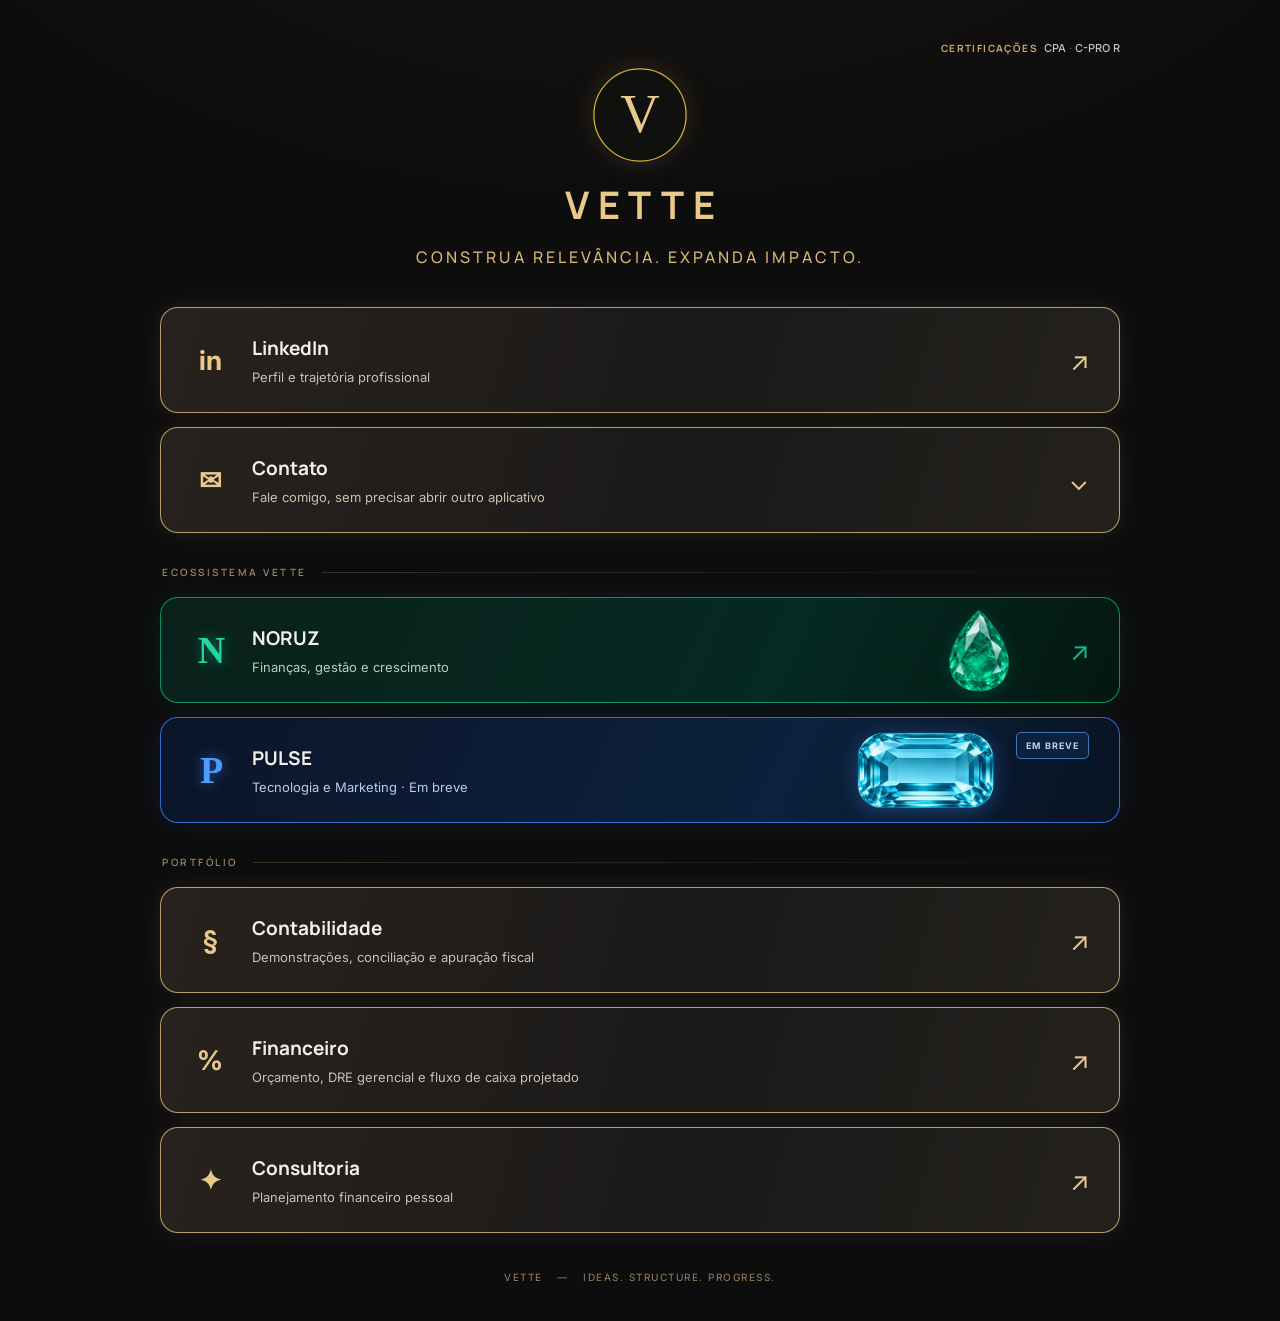
<file: index.html>
<!doctype html><html lang="pt-BR"><head><meta charset="utf-8"><meta name="viewport" content="width=device-width,initial-scale=1"><meta name="theme-color" content="#0d0d0e"><meta name="description" content="Construa relevância. Expanda impacto. Conheça minhas conexões, ideias e empreendimentos."><meta property="og:title" content="VETTE — Construa relevância. Expanda impacto."><meta property="og:site_name" content="VETTE"><meta property="og:url" content="https://vetteco.github.io/vette-hub/"><meta property="og:description" content="Conheça minhas conexões, ideias e empreendimentos."><meta name="twitter:card" content="summary"><meta property="og:type" content="website"><link rel="icon" href="assets/vette.svg" type="image/svg+xml"><link rel="preconnect" href="https://fonts.googleapis.com"><link rel="preconnect" href="https://fonts.gstatic.com" crossorigin><link href="https://fonts.googleapis.com/css2?family=Manrope:wght@400;500;600;700&family=Inter:wght@400;500;600&display=swap" rel="stylesheet"><link rel="stylesheet" href="styles.css?v=2"><script src="app.js?v=2" defer></script><title>VETTE — Construa relevância. Expanda impacto.</title><style>.certs{text-align:right;margin:2px 0 10px;font:500 11px Inter,Arial,sans-serif;color:#8f8a80;line-height:1.5}.certs .label{font:700 10px Manrope,Arial,sans-serif;letter-spacing:.14em;text-transform:uppercase;color:#c9a86a;margin-right:6px}.certs .item{color:#c9c2b4}.certs .sep{color:#6b655c}</style></head><body><main class="shell"><section class="certs" aria-label="Certificações"><span class="label">Certificações</span><span class="item">CPA</span><span class="sep"> · </span><span class="item">C-PRO R</span></section><header class="identity"><img src="assets/vette.svg" width="100" height="100" alt="Monograma VETTE"><h1>VETTE</h1><p>CONSTRUA RELEVÂNCIA. EXPANDA IMPACTO.</p></header><nav aria-label="Conexões VETTE" class="links"><a class="card gold" href="https://www.linkedin.com/in/mateus-vette" target="_blank" rel="noopener noreferrer"><span class="icon">in</span><span class="copy"><strong>LinkedIn</strong><small>Perfil e trajetória profissional</small></span><span class="arrow" aria-hidden="true">↗</span></a><details class="contact-disclosure"><summary class="card gold"><span class="icon" aria-hidden="true">✉</span><span class="copy"><strong>Contato</strong><small>Fale comigo, sem precisar abrir outro aplicativo</small></span><span class="arrow chevron" aria-hidden="true">⌄</span></summary><div class="contact-panel"><p class="contact-heading">Vamos conversar?</p><p class="contact-description">Este é meu endereço de e-mail para contato direto.</p><div class="contact-row"><span class="contact-email" id="contact-email">mateusvettec@gmail.com</span><button class="copy-button" type="button" data-copy-email="mateusvettec@gmail.com" aria-label="Copiar endereço de e-mail">Copiar e-mail</button></div><p class="copy-feedback" aria-live="polite"></p><a class="email-optional" href="mailto:mateusvettec@gmail.com?subject=Contato%20via%20Hub%20VETTE">Prefiro abrir meu aplicativo de e-mail ↗</a></div></details><div class="group-separator" aria-hidden="true"><span>ECOSSISTEMA VETTE</span></div><a class="card green" href="noruz/"><span class="icon brand-letter" aria-hidden="true">N</span><span class="copy"><strong>NORUZ</strong><small>Finanças, gestão e crescimento</small></span><img class="gem" src="assets/noruz-gem.webp" width="100" height="100" decoding="async" alt=""><span class="arrow" aria-hidden="true">↗</span></a><div class="card blue" aria-label="PULSE — Tecnologia e Marketing, em breve"><span class="icon brand-letter" aria-hidden="true">P</span><span class="copy"><strong>PULSE</strong><small>Tecnologia e Marketing · Em breve</small></span><img class="gem" src="assets/pulse-gem.webp" width="512" height="253" decoding="async" alt=""><span class="soon">EM BREVE</span></div><div class="group-separator" aria-hidden="true"><span>PORTFÓLIO</span></div><a class="card gold" href="portfolio/contabilidade/"><span class="icon" aria-hidden="true">§</span><span class="copy"><strong>Contabilidade</strong><small>Demonstrações, conciliação e apuração fiscal</small></span><span class="arrow" aria-hidden="true">↗</span></a><a class="card gold" href="portfolio/financeiro/"><span class="icon" aria-hidden="true">%</span><span class="copy"><strong>Financeiro</strong><small>Orçamento, DRE gerencial e fluxo de caixa projetado</small></span><span class="arrow" aria-hidden="true">↗</span></a><a class="card gold" href="portfolio/consultoria/"><span class="icon" aria-hidden="true">✦</span><span class="copy"><strong>Consultoria</strong><small>Planejamento financeiro pessoal</small></span><span class="arrow" aria-hidden="true">↗</span></a></nav><footer>VETTE <span>—</span> Ideas. Structure. Progress.</footer></main></body></html>
</file>
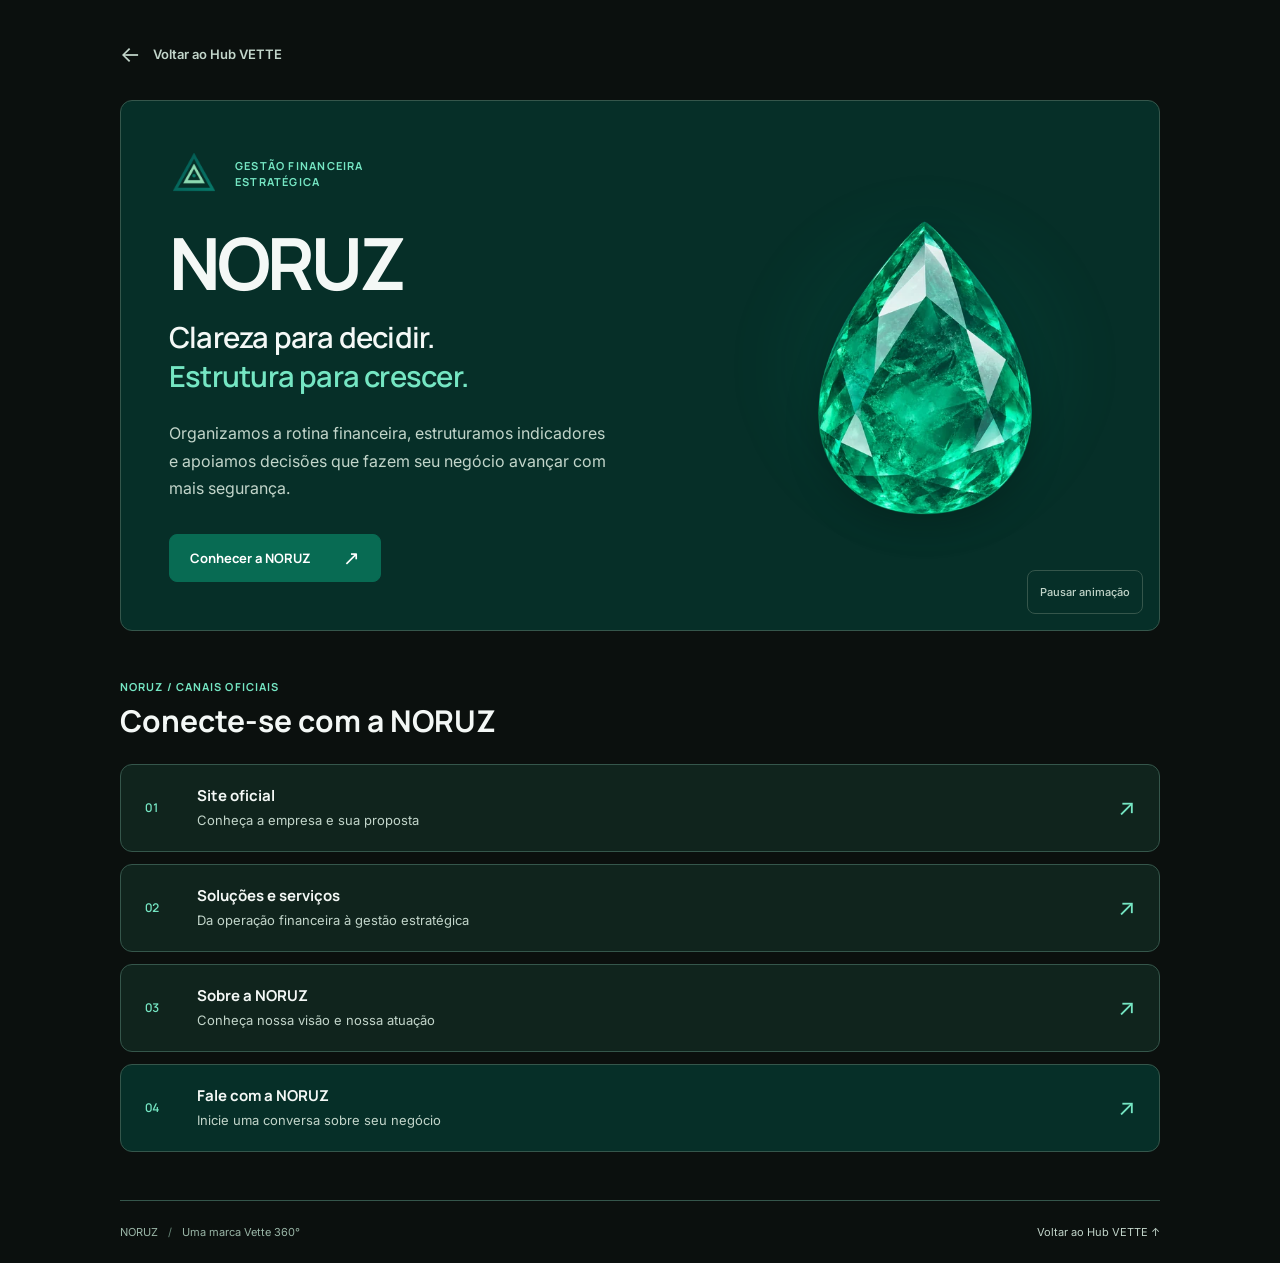
<file: noruz/index.html>
<!doctype html>
<html lang="pt-BR">
<head>
  <meta charset="utf-8">
  <meta name="viewport" content="width=device-width, initial-scale=1">
  <meta name="theme-color" content="#062F28">
  <meta name="description" content="NORUZ — Gestão financeira estratégica. Clareza para decidir. Estrutura para crescer.">
  <meta property="og:type" content="website">
  <meta property="og:site_name" content="NORUZ">
  <meta property="og:title" content="NORUZ | Gestão Financeira Estratégica">
  <meta property="og:description" content="Clareza para decidir. Estrutura para crescer. Conheça a NORUZ e seus canais oficiais.">
  <meta property="og:url" content="https://vetteco.github.io/vette-hub/noruz/">
  <meta name="twitter:card" content="summary">
  <link rel="icon" type="image/png" href="../assets/noruz-favicon-512.png">
  <link rel="preconnect" href="https://fonts.googleapis.com">
  <link rel="preconnect" href="https://fonts.gstatic.com" crossorigin>
  <link rel="preconnect" href="https://noruz.com.br">
  <link href="https://fonts.googleapis.com/css2?family=Manrope:wght@400;500;600;700&family=Inter:wght@400;500;600&display=swap" rel="stylesheet">
  <link rel="stylesheet" href="./styles.css?v=2">
  <title>NORUZ | Gestão Financeira Estratégica</title>
</head>
<body>
  <div class="page-wrap">
    <nav class="navigation" aria-label="Navegação">
      <a href="../" class="back-link"><span aria-hidden="true">←</span> Voltar ao Hub VETTE</a>
    </nav>
    <main>
      <section class="hero" aria-labelledby="noruz-title">
        <div class="hero-copy">
          <div class="brand-identification">
            <img src="../assets/noruz-simbolo.png" alt="Símbolo oficial da NORUZ" width="50" height="50">
            <span>GESTÃO FINANCEIRA ESTRATÉGICA</span>
          </div>
          <h1 id="noruz-title">NORUZ</h1>
          <p class="statement">Clareza para decidir.<br><span>Estrutura para crescer.</span></p>
          <p class="description">Organizamos a rotina financeira, estruturamos indicadores e apoiamos decisões que fazem seu negócio avançar com mais segurança.</p>
          <a class="primary-action" href="https://noruz.com.br/" target="_blank" rel="noopener noreferrer">Conhecer a NORUZ <span aria-hidden="true">↗</span></a>
        </div>
        <div class="gem-stage">
          <div class="gem-ambience" aria-hidden="true"></div>
          <img class="brand-gem" src="../assets/noruz-gem.webp" width="880" height="880" alt="Gema verde translúcida da identidade NORUZ" fetchpriority="high" decoding="async">
          <button class="motion-button" type="button" aria-pressed="false" aria-label="Pausar a animação da gema">Pausar animação</button>
        </div>
      </section>
      <section class="routes" aria-labelledby="routes-title">
        <header class="section-header">
          <p class="section-kicker">NORUZ / CANAIS OFICIAIS</p>
          <h2 id="routes-title">Conecte-se com a NORUZ</h2>
        </header>
        <div class="route-list">
          <a class="route-card" href="https://noruz.com.br/" target="_blank" rel="noopener noreferrer">
            <span class="route-index" aria-hidden="true">01</span>
            <span class="route-copy"><strong>Site oficial</strong><small>Conheça a empresa e sua proposta</small></span>
            <span class="route-arrow" aria-hidden="true">↗</span>
          </a>
          <a class="route-card" href="https://noruz.com.br/servicos/" target="_blank" rel="noopener noreferrer">
            <span class="route-index" aria-hidden="true">02</span>
            <span class="route-copy"><strong>Soluções e serviços</strong><small>Da operação financeira à gestão estratégica</small></span>
            <span class="route-arrow" aria-hidden="true">↗</span>
          </a>
          <a class="route-card" href="https://noruz.com.br/sobre/" target="_blank" rel="noopener noreferrer">
            <span class="route-index" aria-hidden="true">03</span>
            <span class="route-copy"><strong>Sobre a NORUZ</strong><small>Conheça nossa visão e nossa atuação</small></span>
            <span class="route-arrow" aria-hidden="true">↗</span>
          </a>
          <a class="route-card route-card-contact" href="https://noruz.com.br/contato/" target="_blank" rel="noopener noreferrer">
            <span class="route-index" aria-hidden="true">04</span>
            <span class="route-copy"><strong>Fale com a NORUZ</strong><small>Inicie uma conversa sobre seu negócio</small></span>
            <span class="route-arrow" aria-hidden="true">↗</span>
          </a>
        </div>
      </section>
    </main>
    <footer class="footer"><span>NORUZ <span class="footer-separator">/</span> Uma marca Vette 360°</span><a href="../">Voltar ao Hub VETTE <span aria-hidden="true">↑</span></a></footer>
  </div>
  <script>
    (function () {
      const button = document.querySelector('.motion-button');
      const stage = document.querySelector('.gem-stage');
      if (!button || !stage) return;
      button.addEventListener('click', function () {
        const paused = stage.classList.toggle('paused');
        button.setAttribute('aria-pressed', String(paused));
        button.setAttribute('aria-label', paused ? 'Retomar a animação da gema' : 'Pausar a animação da gema');
        button.textContent = paused ? 'Retomar animação' : 'Pausar animação';
      });
    })();
  </script>
</body>
</html>
</file>
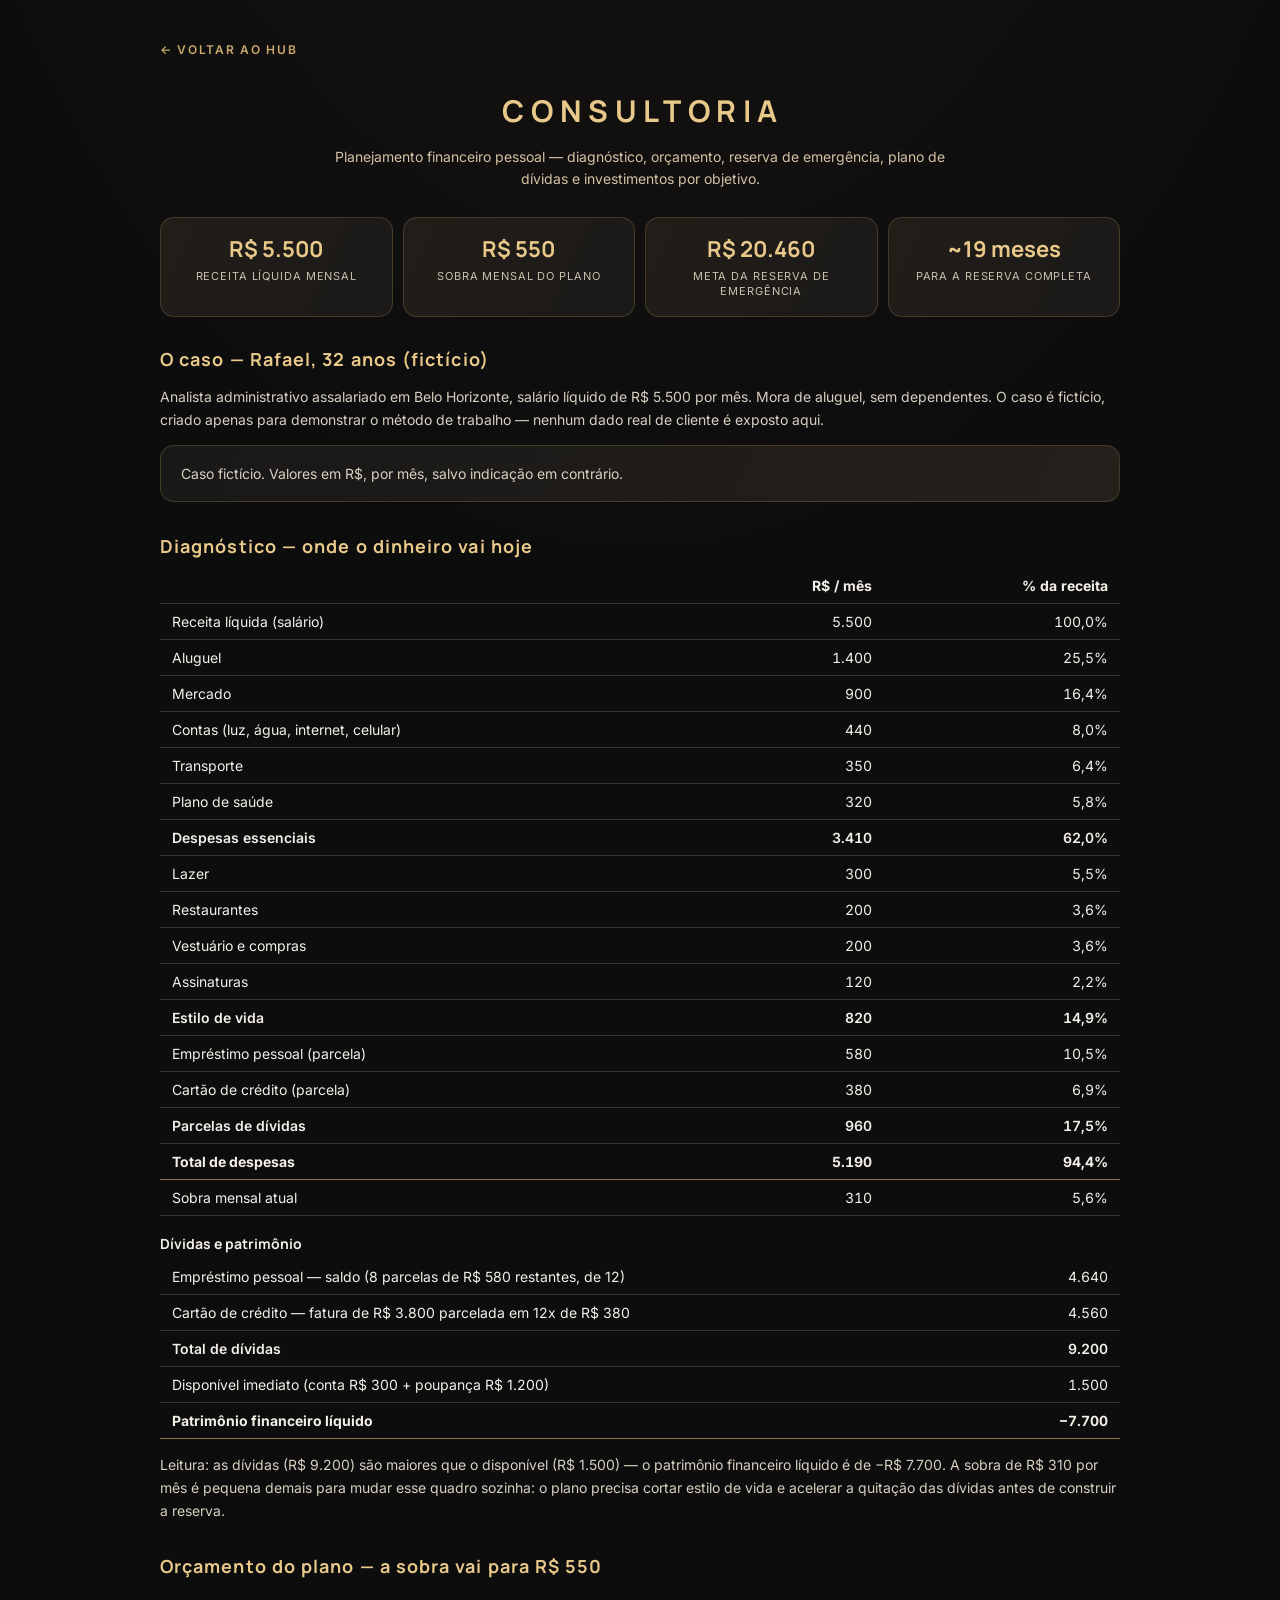
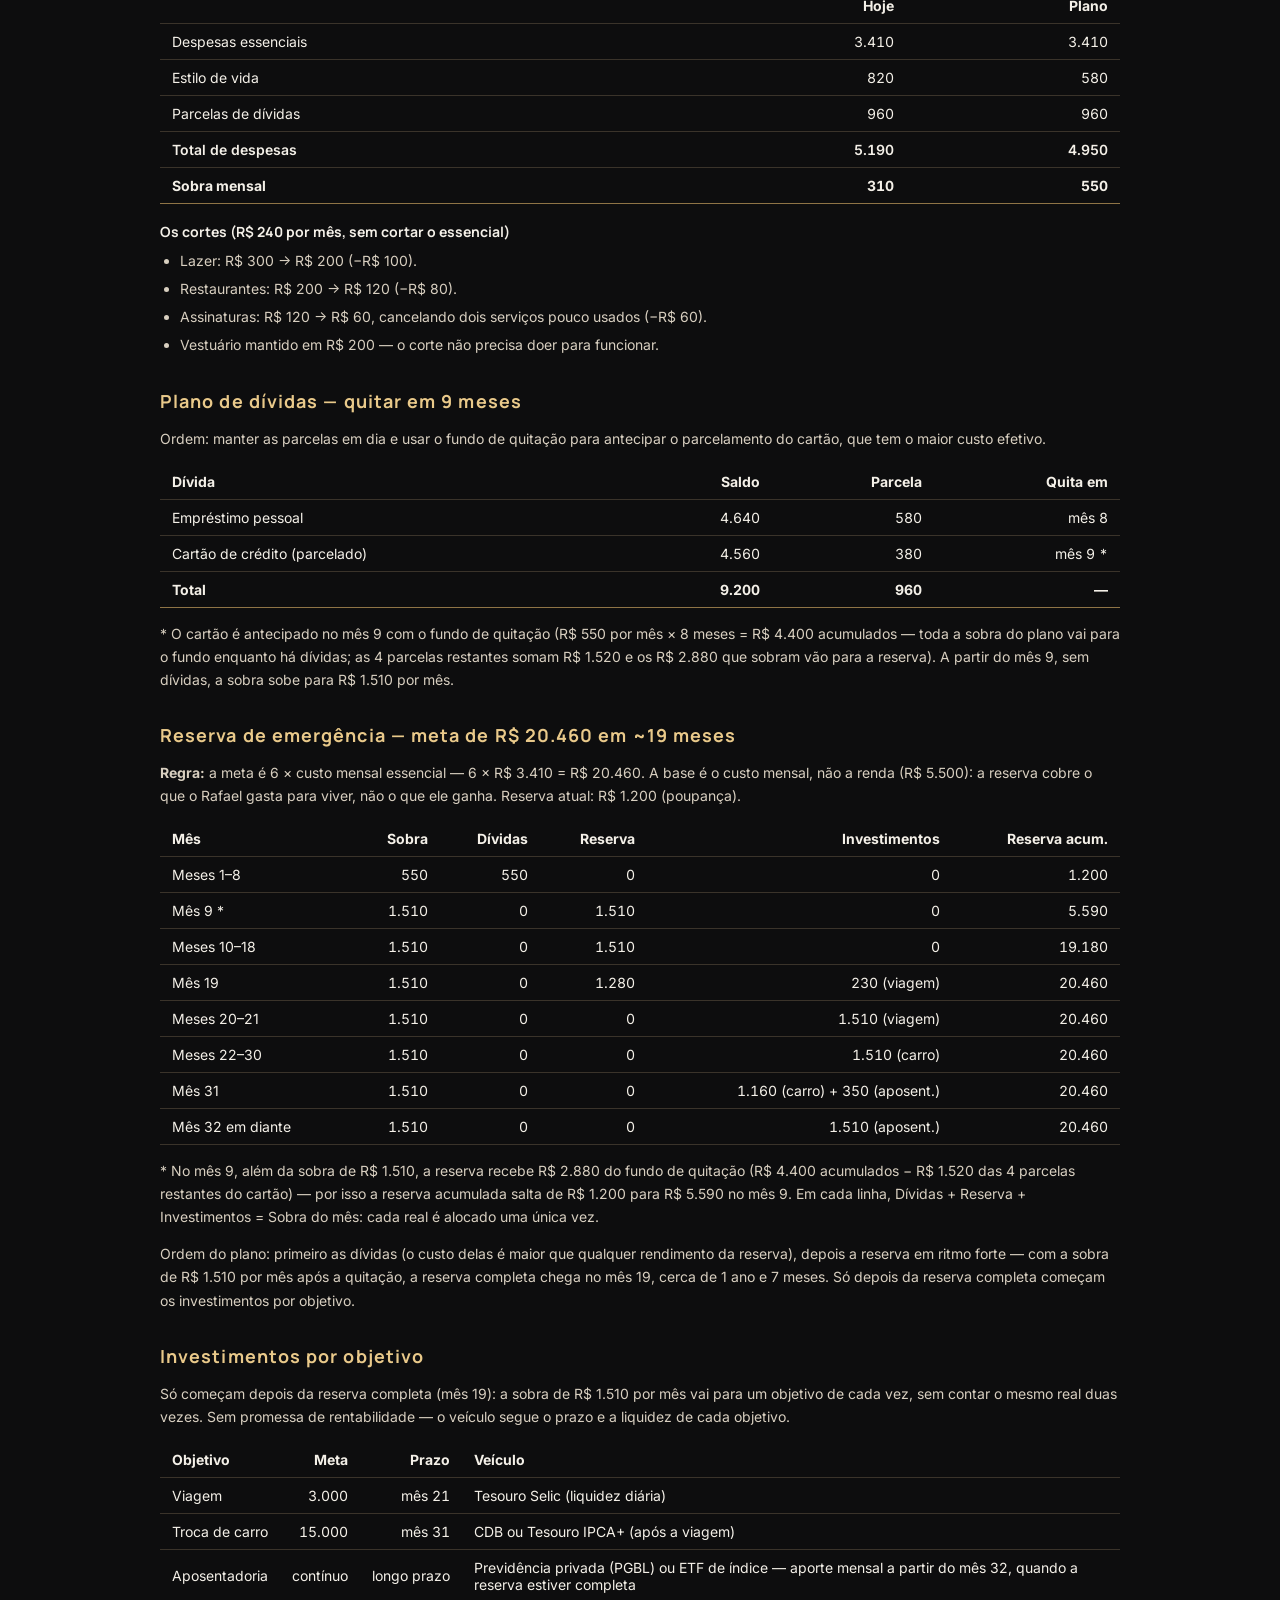
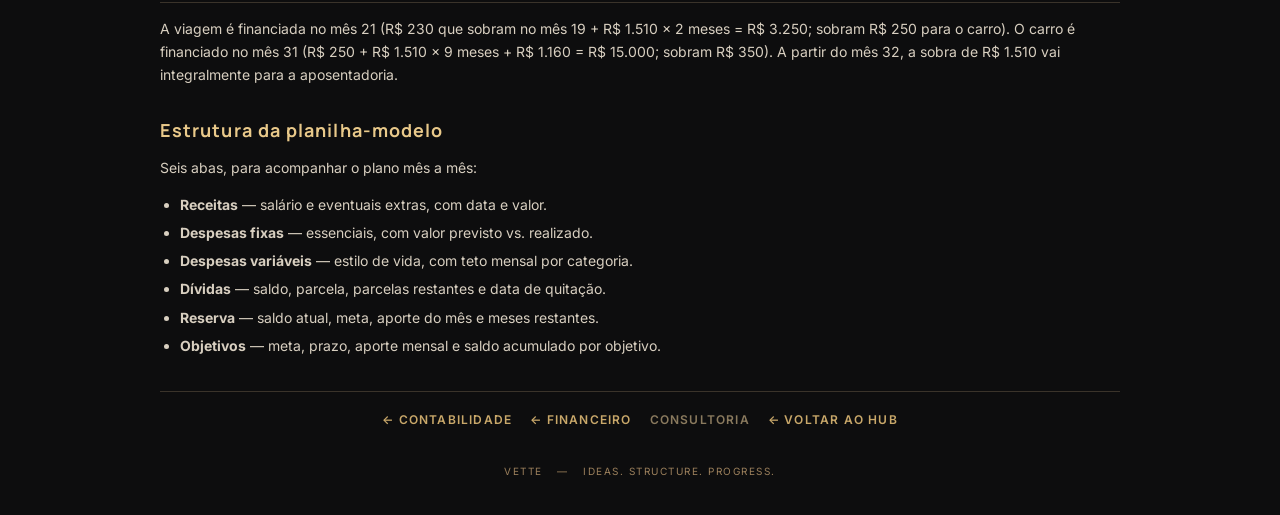
<file: portfolio/consultoria/index.html>
<!doctype html><html lang="pt-BR"><head><meta charset="utf-8"><meta name="viewport" content="width=device-width,initial-scale=1"><meta name="theme-color" content="#0d0d0e"><meta name="description" content="Portfólio de Consultoria de Mateus Vette — planejamento financeiro pessoal: diagnóstico, orçamento, reserva de emergência, plano de dívidas e investimentos por objetivo (caso fictício)."><meta property="og:title" content="Consultoria — Portfólio | VETTE"><meta property="og:site_name" content="VETTE"><meta property="og:url" content="https://vetteco.github.io/vette-hub/portfolio/consultoria/"><meta property="og:description" content="Planejamento financeiro pessoal."><meta name="twitter:card" content="summary"><meta property="og:type" content="website"><link rel="icon" href="../../assets/vette.svg" type="image/svg+xml"><link rel="preconnect" href="https://fonts.googleapis.com"><link rel="preconnect" href="https://fonts.gstatic.com" crossorigin><link href="https://fonts.googleapis.com/css2?family=Manrope:wght@400;500;600;700&family=Inter:wght@400;500;600&display=swap" rel="stylesheet"><link rel="stylesheet" href="../../styles.css?v=2"><title>Consultoria — Portfólio | VETTE</title><style>.back{display:inline-block;margin:0 0 18px;color:#c9a86a;font:600 12px Inter,Arial,sans-serif;letter-spacing:.14em;text-transform:uppercase;text-decoration:none}.back:hover{color:#edc88a}.page-head{text-align:center;margin-bottom:26px}.page-head h1{font-size:30px}.page-head p{color:#d5c2a5;font-size:14px;margin:6px auto 0;max-width:640px;line-height:1.6}.hero{display:grid;grid-template-columns:repeat(auto-fit,minmax(140px,1fr));gap:10px;margin:0 0 30px}.hero .stat{border:1px solid #a485504b;border-radius:14px;padding:16px 14px;background:linear-gradient(115deg,#221d18,#1b1a19);text-align:center}.hero .stat strong{display:block;font:700 22px Manrope,Arial,sans-serif;color:var(--gold)}.hero .stat span{font-size:11px;color:#c9c0af;letter-spacing:.08em;text-transform:uppercase;display:block;margin-top:5px;line-height:1.4}section.block{margin:0 0 32px}section.block h2{font:700 18px Manrope,Arial,sans-serif;color:var(--gold);letter-spacing:.06em;margin:0 0 10px}section.block h3{font:700 14px Manrope,Arial,sans-serif;color:#f4f0e8;margin:18px 0 6px}section.block p,section.block li{color:#d8cfc0;font-size:14px;line-height:1.65}section.block ul,section.block ol{margin:8px 0 0;padding-left:20px}section.block li{margin:5px 0}table.stmt{width:100%;border-collapse:collapse;font-size:14px;margin:6px 0 4px}table.stmt th,table.stmt td{padding:9px 12px;border-bottom:1px solid #3a332a;text-align:left}table.stmt td.num,table.stmt th.num{text-align:right;font-variant-numeric:tabular-nums;white-space:nowrap}table.stmt tr.total td{font-weight:700;color:#f4f0e8;border-bottom:1px solid #8e7446}table.stmt tr.subtotal td{font-weight:600}.note{border:1px solid #a485504b;border-radius:14px;padding:16px 20px;background:linear-gradient(115deg,#191818,#24201b);font-size:13px;color:#c7b8a1;line-height:1.6}.kpis{display:grid;grid-template-columns:repeat(auto-fit,minmax(150px,1fr));gap:10px;margin:10px 0}.kpi{border:1px solid #3a332a;border-radius:12px;padding:14px;background:#1b1a19}.kpi strong{display:block;font:700 20px Manrope,Arial,sans-serif;color:var(--gold)}.kpi span{font-size:12px;color:#c9c0af;line-height:1.45;display:block;margin-top:4px}.pagenav{display:flex;flex-wrap:wrap;gap:8px 18px;justify-content:center;margin:34px 0 6px;padding-top:20px;border-top:1px solid #3a332a}.pagenav a{color:#c9a86a;font:600 12px Inter,Arial,sans-serif;letter-spacing:.1em;text-transform:uppercase;text-decoration:none}.pagenav a:hover{color:#edc88a}.pagenav span{color:#8a7a5e;font:600 12px Inter,Arial,sans-serif;letter-spacing:.1em;text-transform:uppercase}@media(max-width:650px){.page-head h1{font-size:24px}.hero .stat strong{font-size:18px}table.stmt{font-size:12px}table.stmt th,table.stmt td{padding:7px 8px}}</style></head><body><main class="shell"><a class="back" href="../../">← Voltar ao hub</a><header class="page-head"><h1>CONSULTORIA</h1><p>Planejamento financeiro pessoal — diagnóstico, orçamento, reserva de emergência, plano de dívidas e investimentos por objetivo.</p></header><div class="hero"><div class="stat"><strong>R$ 5.500</strong><span>Receita líquida mensal</span></div><div class="stat"><strong>R$ 550</strong><span>Sobra mensal do plano</span></div><div class="stat"><strong>R$ 20.460</strong><span>Meta da reserva de emergência</span></div><div class="stat"><strong>~19 meses</strong><span>Para a reserva completa</span></div></div><section class="block"><h2>O caso — Rafael, 32 anos (fictício)</h2><p>Analista administrativo assalariado em Belo Horizonte, salário líquido de R$ 5.500 por mês. Mora de aluguel, sem dependentes. O caso é fictício, criado apenas para demonstrar o método de trabalho — nenhum dado real de cliente é exposto aqui.</p><p class="note">Caso fictício. Valores em R$, por mês, salvo indicação em contrário.</p></section><section class="block"><h2>Diagnóstico — onde o dinheiro vai hoje</h2><table class="stmt"><thead><tr><th></th><th class="num">R$ / mês</th><th class="num">% da receita</th></tr></thead><tbody><tr><td>Receita líquida (salário)</td><td class="num">5.500</td><td class="num">100,0%</td></tr><tr><td>Aluguel</td><td class="num">1.400</td><td class="num">25,5%</td></tr><tr><td>Mercado</td><td class="num">900</td><td class="num">16,4%</td></tr><tr><td>Contas (luz, água, internet, celular)</td><td class="num">440</td><td class="num">8,0%</td></tr><tr><td>Transporte</td><td class="num">350</td><td class="num">6,4%</td></tr><tr><td>Plano de saúde</td><td class="num">320</td><td class="num">5,8%</td></tr><tr class="subtotal"><td>Despesas essenciais</td><td class="num">3.410</td><td class="num">62,0%</td></tr><tr><td>Lazer</td><td class="num">300</td><td class="num">5,5%</td></tr><tr><td>Restaurantes</td><td class="num">200</td><td class="num">3,6%</td></tr><tr><td>Vestuário e compras</td><td class="num">200</td><td class="num">3,6%</td></tr><tr><td>Assinaturas</td><td class="num">120</td><td class="num">2,2%</td></tr><tr class="subtotal"><td>Estilo de vida</td><td class="num">820</td><td class="num">14,9%</td></tr><tr><td>Empréstimo pessoal (parcela)</td><td class="num">580</td><td class="num">10,5%</td></tr><tr><td>Cartão de crédito (parcela)</td><td class="num">380</td><td class="num">6,9%</td></tr><tr class="subtotal"><td>Parcelas de dívidas</td><td class="num">960</td><td class="num">17,5%</td></tr><tr class="total"><td>Total de despesas</td><td class="num">5.190</td><td class="num">94,4%</td></tr><tr><td>Sobra mensal atual</td><td class="num">310</td><td class="num">5,6%</td></tr></tbody></table><h3>Dívidas e patrimônio</h3><table class="stmt"><tbody><tr><td>Empréstimo pessoal — saldo (8 parcelas de R$ 580 restantes, de 12)</td><td class="num">4.640</td></tr><tr><td>Cartão de crédito — fatura de R$ 3.800 parcelada em 12x de R$ 380</td><td class="num">4.560</td></tr><tr class="subtotal"><td>Total de dívidas</td><td class="num">9.200</td></tr><tr><td>Disponível imediato (conta R$ 300 + poupança R$ 1.200)</td><td class="num">1.500</td></tr><tr class="total"><td>Patrimônio financeiro líquido</td><td class="num">−7.700</td></tr></tbody></table><p>Leitura: as dívidas (R$ 9.200) são maiores que o disponível (R$ 1.500) — o patrimônio financeiro líquido é de −R$ 7.700. A sobra de R$ 310 por mês é pequena demais para mudar esse quadro sozinha: o plano precisa cortar estilo de vida e acelerar a quitação das dívidas antes de construir a reserva.</p></section><section class="block"><h2>Orçamento do plano — a sobra vai para R$ 550</h2><table class="stmt"><thead><tr><th></th><th class="num">Hoje</th><th class="num">Plano</th></tr></thead><tbody><tr><td>Despesas essenciais</td><td class="num">3.410</td><td class="num">3.410</td></tr><tr><td>Estilo de vida</td><td class="num">820</td><td class="num">580</td></tr><tr><td>Parcelas de dívidas</td><td class="num">960</td><td class="num">960</td></tr><tr class="subtotal"><td>Total de despesas</td><td class="num">5.190</td><td class="num">4.950</td></tr><tr class="total"><td>Sobra mensal</td><td class="num">310</td><td class="num">550</td></tr></tbody></table><h3>Os cortes (R$ 240 por mês, sem cortar o essencial)</h3><ul><li>Lazer: R$ 300 → R$ 200 (−R$ 100).</li><li>Restaurantes: R$ 200 → R$ 120 (−R$ 80).</li><li>Assinaturas: R$ 120 → R$ 60, cancelando dois serviços pouco usados (−R$ 60).</li><li>Vestuário mantido em R$ 200 — o corte não precisa doer para funcionar.</li></ul></section><section class="block"><h2>Plano de dívidas — quitar em 9 meses</h2><p>Ordem: manter as parcelas em dia e usar o fundo de quitação para antecipar o parcelamento do cartão, que tem o maior custo efetivo.</p><table class="stmt"><thead><tr><th>Dívida</th><th class="num">Saldo</th><th class="num">Parcela</th><th class="num">Quita em</th></tr></thead><tbody><tr><td>Empréstimo pessoal</td><td class="num">4.640</td><td class="num">580</td><td class="num">mês 8</td></tr><tr><td>Cartão de crédito (parcelado)</td><td class="num">4.560</td><td class="num">380</td><td class="num">mês 9 *</td></tr><tr class="total"><td>Total</td><td class="num">9.200</td><td class="num">960</td><td class="num">—</td></tr></tbody></table><p>* O cartão é antecipado no mês 9 com o fundo de quitação (R$ 550 por mês × 8 meses = R$ 4.400 acumulados — toda a sobra do plano vai para o fundo enquanto há dívidas; as 4 parcelas restantes somam R$ 1.520 e os R$ 2.880 que sobram vão para a reserva). A partir do mês 9, sem dívidas, a sobra sobe para R$ 1.510 por mês.</p></section><section class="block"><h2>Reserva de emergência — meta de R$ 20.460 em ~19 meses</h2><p><strong>Regra:</strong> a meta é 6 × custo mensal essencial — 6 × R$ 3.410 = R$ 20.460. A base é o custo mensal, não a renda (R$ 5.500): a reserva cobre o que o Rafael gasta para viver, não o que ele ganha. Reserva atual: R$ 1.200 (poupança).</p><table class="stmt"><thead><tr><th>Mês</th><th class="num">Sobra</th><th class="num">Dívidas</th><th class="num">Reserva</th><th class="num">Investimentos</th><th class="num">Reserva acum.</th></tr></thead><tbody><tr><td>Meses 1–8</td><td class="num">550</td><td class="num">550</td><td class="num">0</td><td class="num">0</td><td class="num">1.200</td></tr><tr><td>Mês 9 *</td><td class="num">1.510</td><td class="num">0</td><td class="num">1.510</td><td class="num">0</td><td class="num">5.590</td></tr><tr><td>Meses 10–18</td><td class="num">1.510</td><td class="num">0</td><td class="num">1.510</td><td class="num">0</td><td class="num">19.180</td></tr><tr><td>Mês 19</td><td class="num">1.510</td><td class="num">0</td><td class="num">1.280</td><td class="num">230 (viagem)</td><td class="num">20.460</td></tr><tr><td>Meses 20–21</td><td class="num">1.510</td><td class="num">0</td><td class="num">0</td><td class="num">1.510 (viagem)</td><td class="num">20.460</td></tr><tr><td>Meses 22–30</td><td class="num">1.510</td><td class="num">0</td><td class="num">0</td><td class="num">1.510 (carro)</td><td class="num">20.460</td></tr><tr><td>Mês 31</td><td class="num">1.510</td><td class="num">0</td><td class="num">0</td><td class="num">1.160 (carro) + 350 (aposent.)</td><td class="num">20.460</td></tr><tr><td>Mês 32 em diante</td><td class="num">1.510</td><td class="num">0</td><td class="num">0</td><td class="num">1.510 (aposent.)</td><td class="num">20.460</td></tr></tbody></table><p>* No mês 9, além da sobra de R$ 1.510, a reserva recebe R$ 2.880 do fundo de quitação (R$ 4.400 acumulados − R$ 1.520 das 4 parcelas restantes do cartão) — por isso a reserva acumulada salta de R$ 1.200 para R$ 5.590 no mês 9. Em cada linha, Dívidas + Reserva + Investimentos = Sobra do mês: cada real é alocado uma única vez.</p><p>Ordem do plano: primeiro as dívidas (o custo delas é maior que qualquer rendimento da reserva), depois a reserva em ritmo forte — com a sobra de R$ 1.510 por mês após a quitação, a reserva completa chega no mês 19, cerca de 1 ano e 7 meses. Só depois da reserva completa começam os investimentos por objetivo.</p></section><section class="block"><h2>Investimentos por objetivo</h2><p>Só começam depois da reserva completa (mês 19): a sobra de R$ 1.510 por mês vai para um objetivo de cada vez, sem contar o mesmo real duas vezes. Sem promessa de rentabilidade — o veículo segue o prazo e a liquidez de cada objetivo.</p><table class="stmt"><thead><tr><th>Objetivo</th><th class="num">Meta</th><th class="num">Prazo</th><th>Veículo</th></tr></thead><tbody><tr><td>Viagem</td><td class="num">3.000</td><td class="num">mês 21</td><td>Tesouro Selic (liquidez diária)</td></tr><tr><td>Troca de carro</td><td class="num">15.000</td><td class="num">mês 31</td><td>CDB ou Tesouro IPCA+ (após a viagem)</td></tr><tr><td>Aposentadoria</td><td class="num">contínuo</td><td class="num">longo prazo</td><td>Previdência privada (PGBL) ou ETF de índice — aporte mensal a partir do mês 32, quando a reserva estiver completa</td></tr></tbody></table><p>A viagem é financiada no mês 21 (R$ 230 que sobram no mês 19 + R$ 1.510 × 2 meses = R$ 3.250; sobram R$ 250 para o carro). O carro é financiado no mês 31 (R$ 250 + R$ 1.510 × 9 meses + R$ 1.160 = R$ 15.000; sobram R$ 350). A partir do mês 32, a sobra de R$ 1.510 vai integralmente para a aposentadoria.</p></section><section class="block"><h2>Estrutura da planilha-modelo</h2><p>Seis abas, para acompanhar o plano mês a mês:</p><ul><li><strong>Receitas</strong> — salário e eventuais extras, com data e valor.</li><li><strong>Despesas fixas</strong> — essenciais, com valor previsto vs. realizado.</li><li><strong>Despesas variáveis</strong> — estilo de vida, com teto mensal por categoria.</li><li><strong>Dívidas</strong> — saldo, parcela, parcelas restantes e data de quitação.</li><li><strong>Reserva</strong> — saldo atual, meta, aporte do mês e meses restantes.</li><li><strong>Objetivos</strong> — meta, prazo, aporte mensal e saldo acumulado por objetivo.</li></ul></section><nav class="pagenav" aria-label="Seções do portfólio"><a href="../contabilidade/">← Contabilidade</a><a href="../financeiro/">← Financeiro</a><span>Consultoria</span><a href="../../">← Voltar ao hub</a></nav><footer>VETTE <span>—</span> Ideas. Structure. Progress.</footer></main></body></html>
</file>
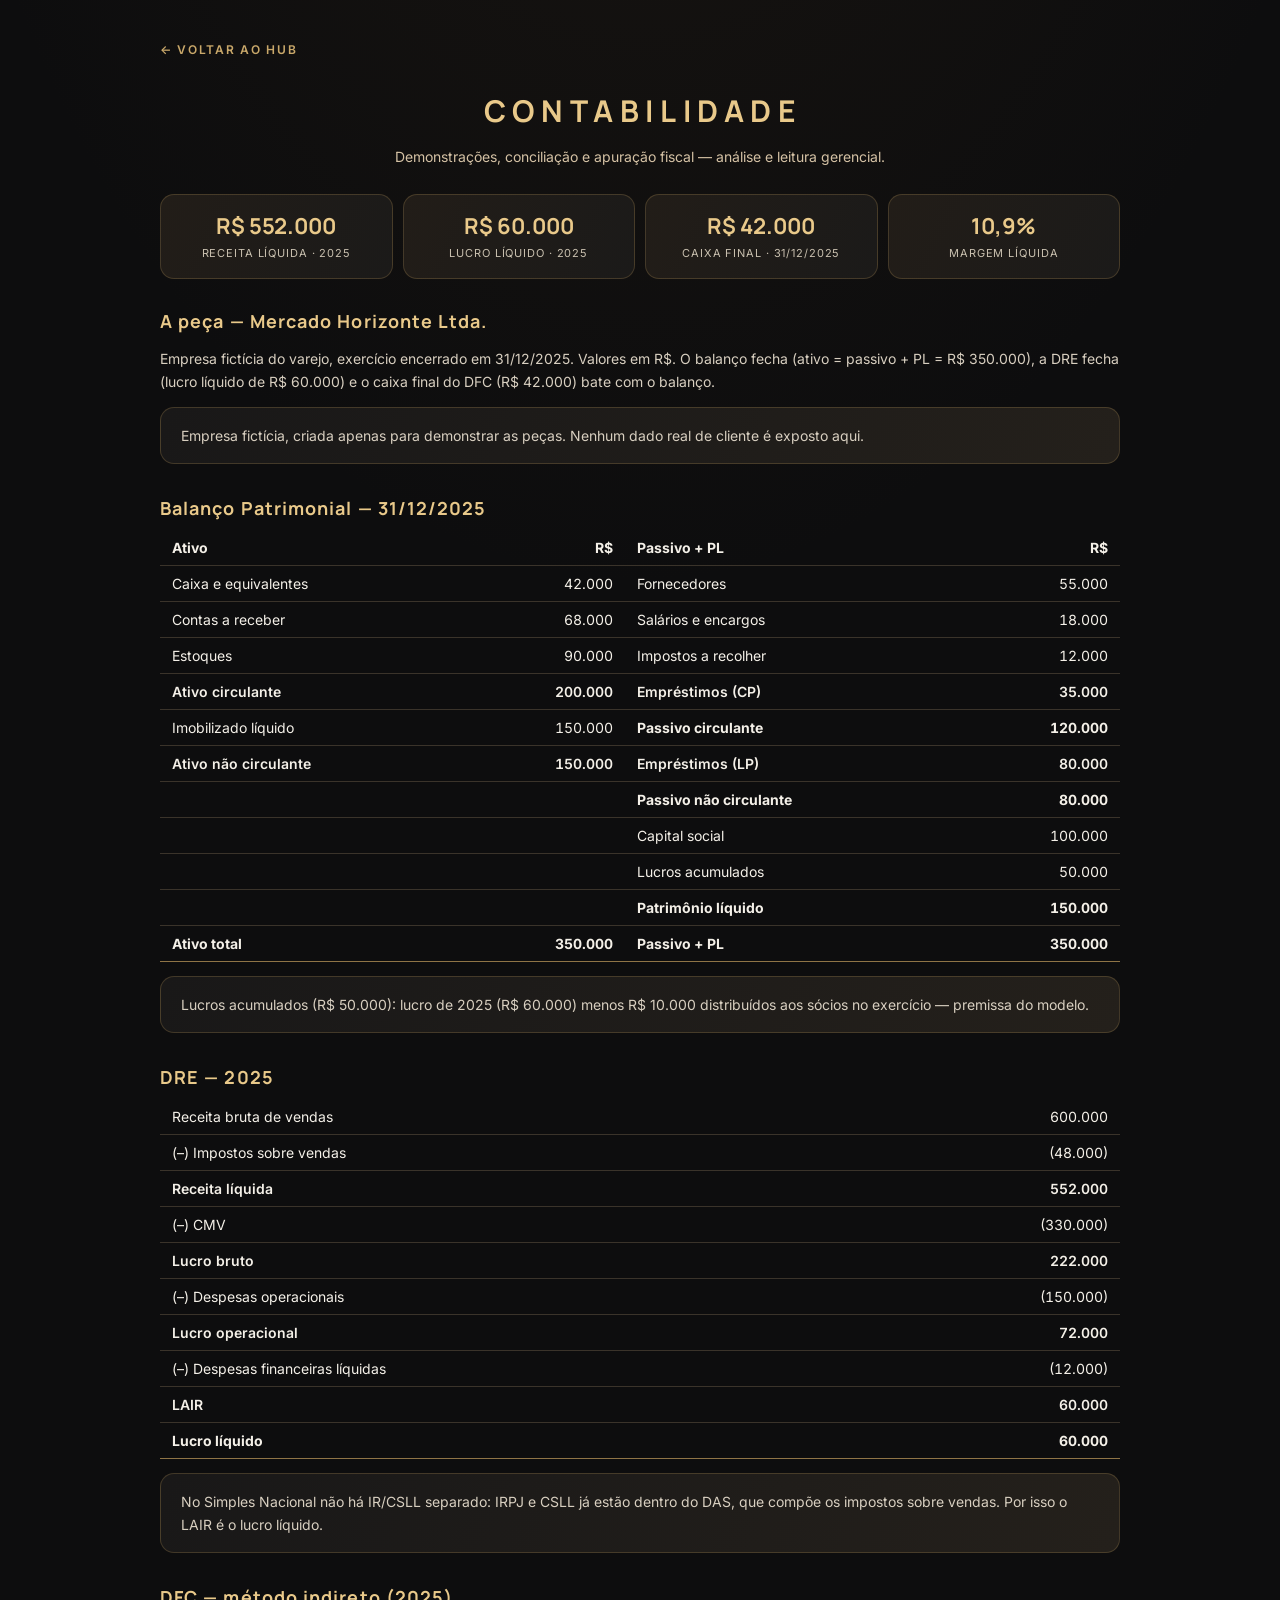
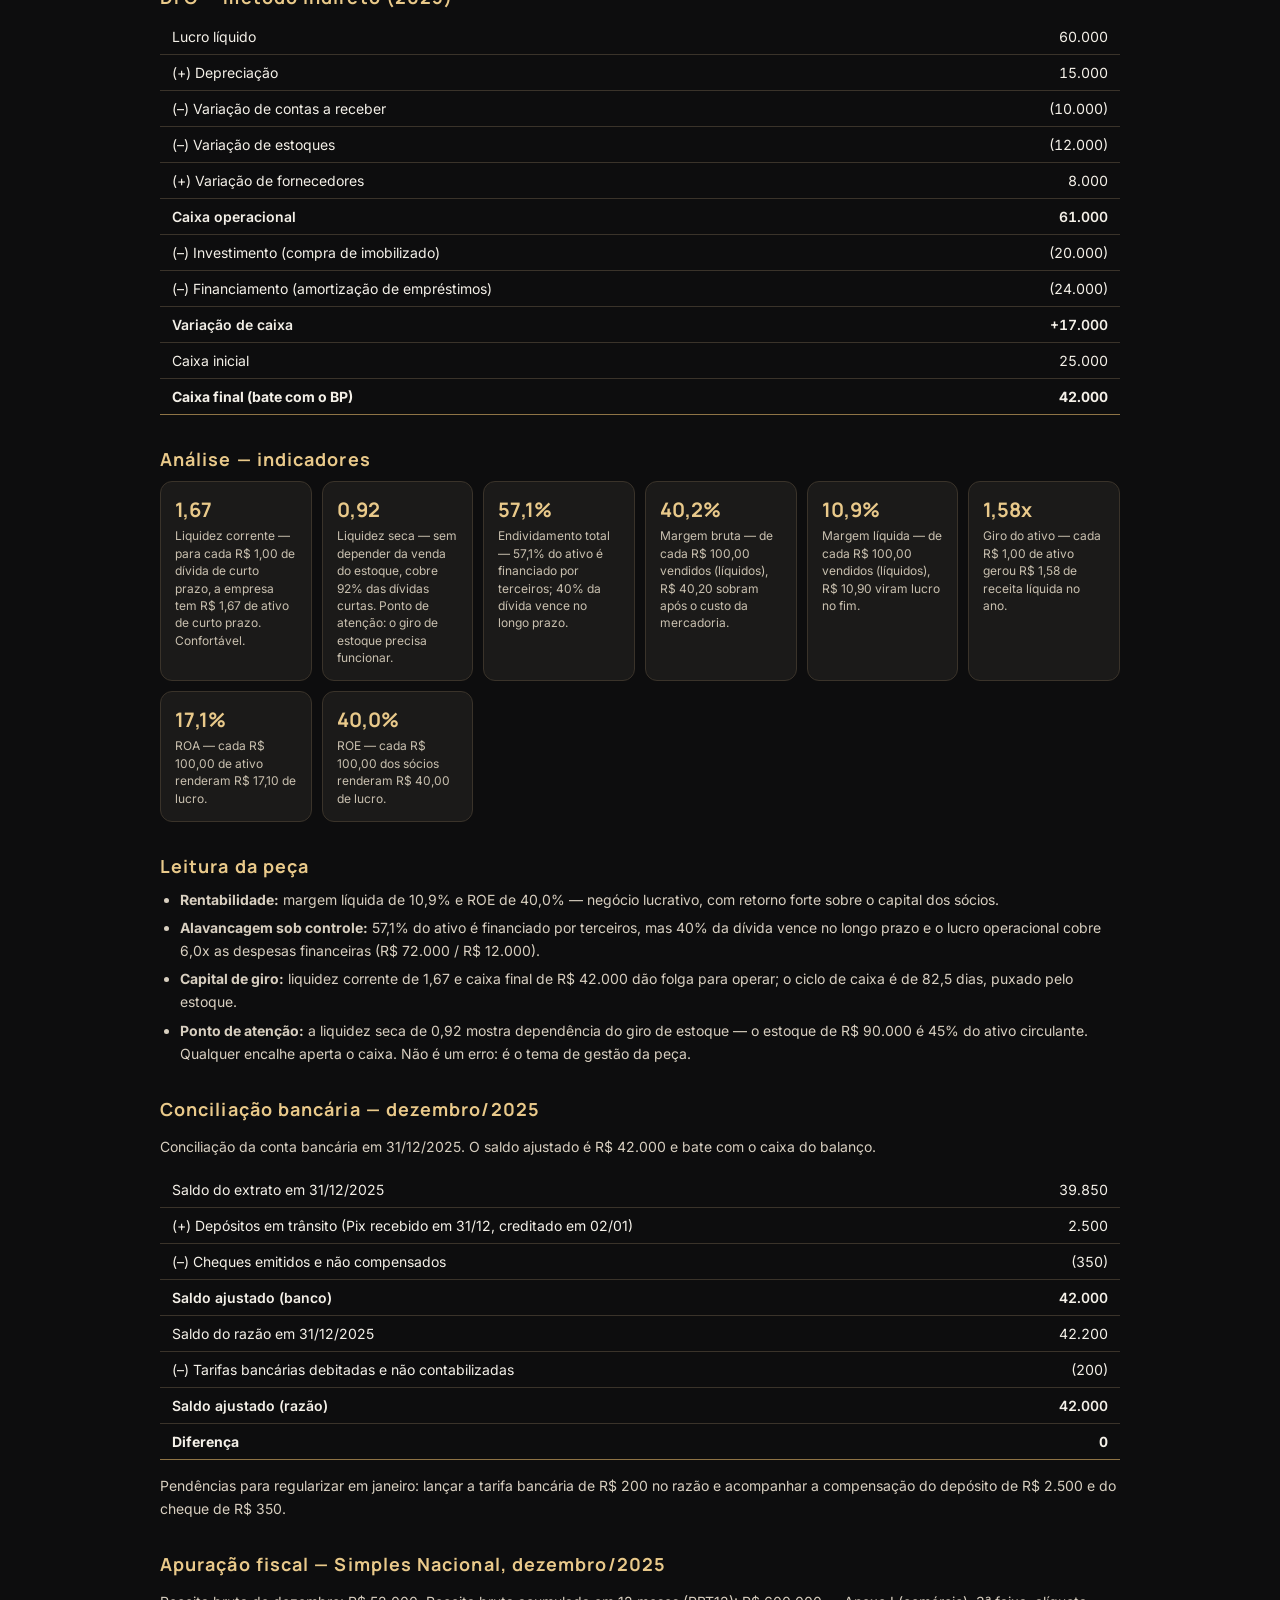
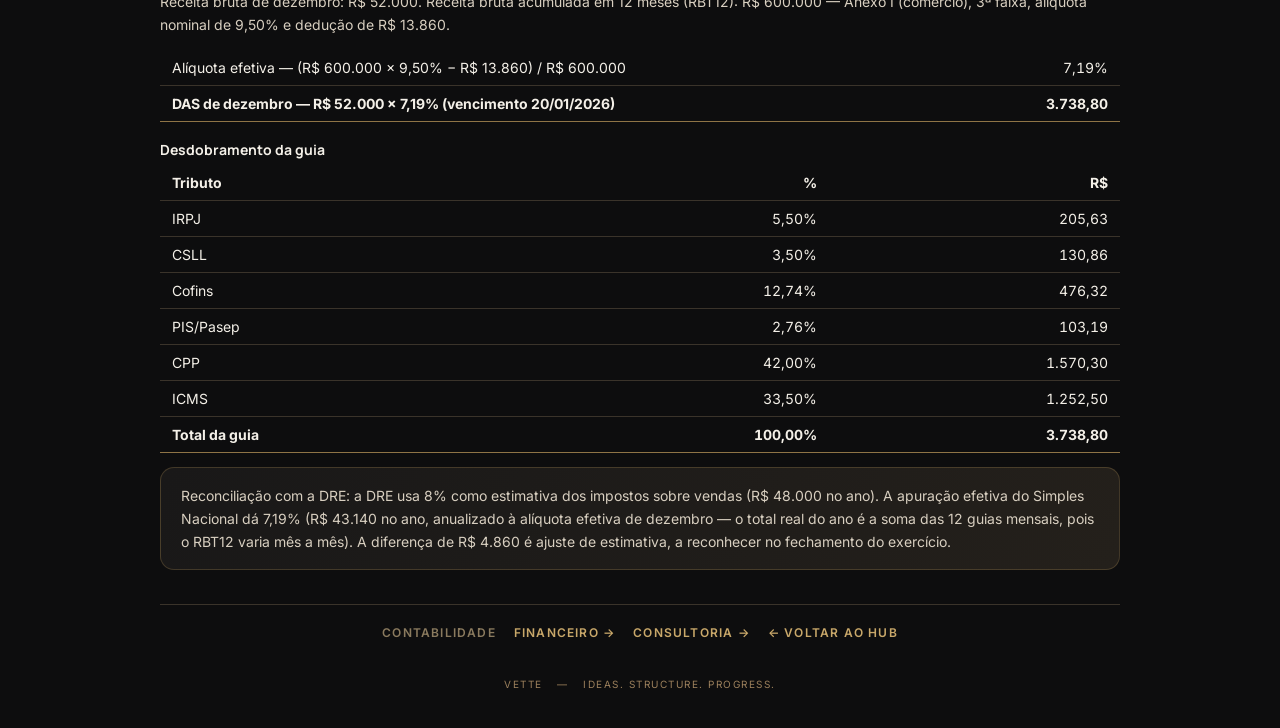
<file: portfolio/contabil/index.html>
<!doctype html><html lang="pt-BR"><head><meta charset="utf-8"><meta name="viewport" content="width=device-width,initial-scale=1"><meta http-equiv="refresh" content="0; url=../contabilidade/"><link rel="canonical" href="https://vetteco.github.io/vette-hub/portfolio/contabilidade/"><title>Contabilidade — Portfólio | VETTE</title><style>body{margin:0;min-height:100vh;background:#0d0d0e;color:#f4f0e8;font-family:Inter,Arial,sans-serif;display:grid;place-items:center;text-align:center;padding:20px}main{max-width:480px}a{color:#c9a86a}</style></head><body><main><p>Esta seção mudou de nome: agora é <strong>Contabilidade</strong>.</p><p>Você será redirecionado automaticamente. Se não acontecer, <a href="../contabilidade/">clique aqui para ir para Contabilidade</a>.</p></main></body></html>
</file>
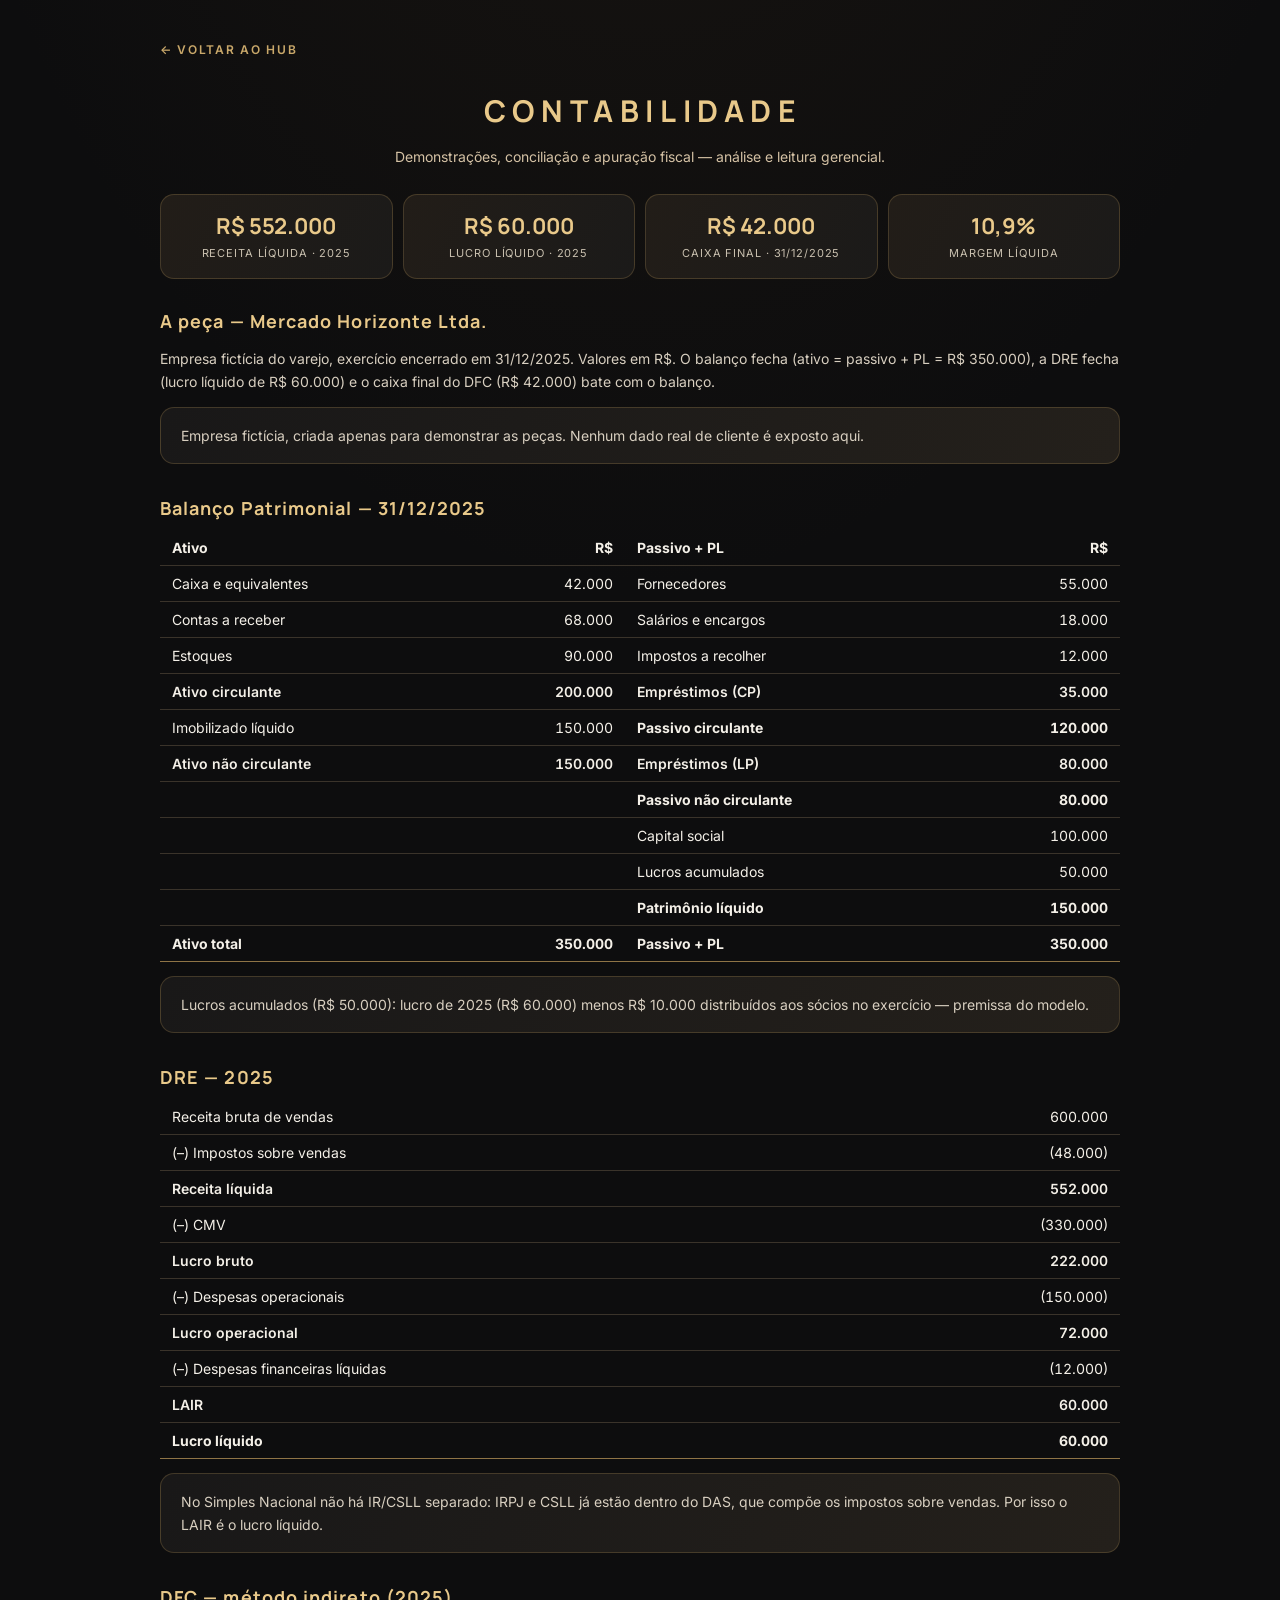
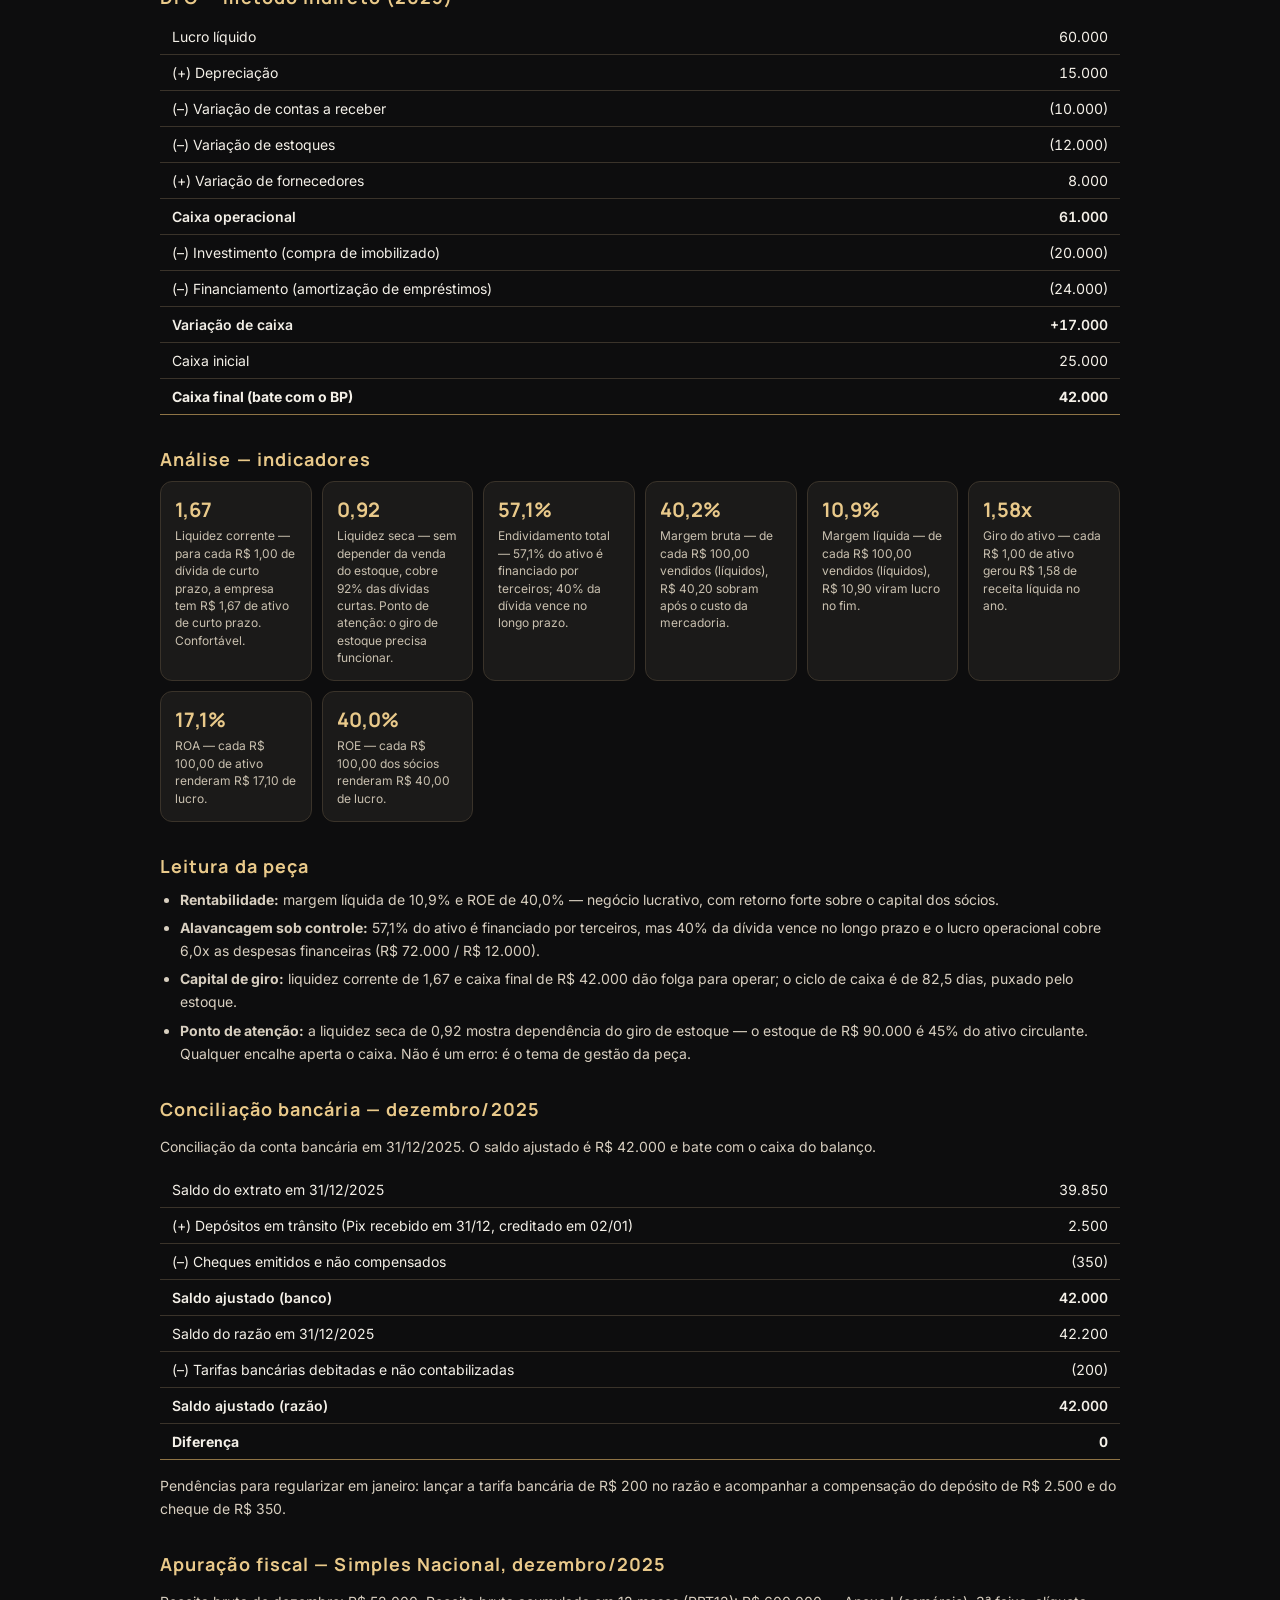
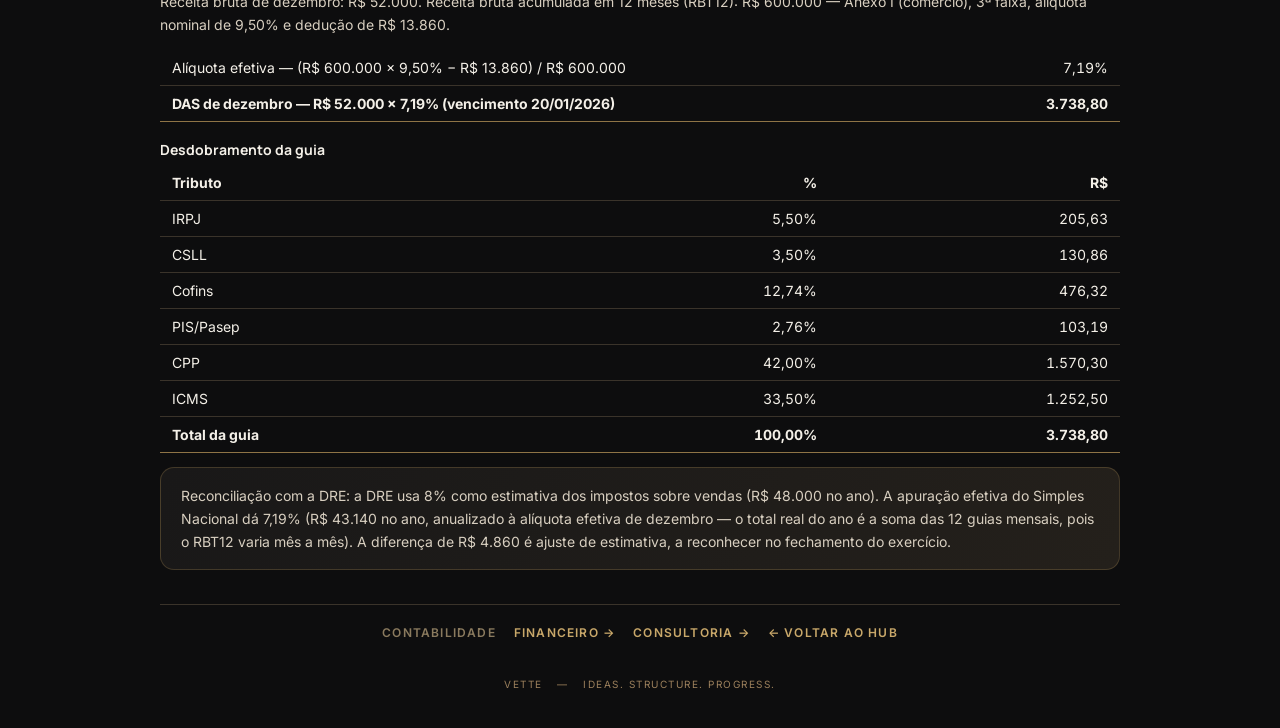
<file: portfolio/contabilidade/index.html>
<!doctype html><html lang="pt-BR"><head><meta charset="utf-8"><meta name="viewport" content="width=device-width,initial-scale=1"><meta name="theme-color" content="#0d0d0e"><meta name="description" content="Portfólio de Contabilidade de Mateus Vette — demonstrações, análise, conciliação bancária e apuração fiscal da empresa fictícia Mercado Horizonte Ltda."><meta property="og:title" content="Contabilidade — Portfólio | VETTE"><meta property="og:site_name" content="VETTE"><meta property="og:url" content="https://vetteco.github.io/vette-hub/portfolio/contabilidade/"><meta property="og:description" content="Demonstrações, conciliação e apuração fiscal."><meta name="twitter:card" content="summary"><meta property="og:type" content="website"><link rel="icon" href="../../assets/vette.svg" type="image/svg+xml"><link rel="preconnect" href="https://fonts.googleapis.com"><link rel="preconnect" href="https://fonts.gstatic.com" crossorigin><link href="https://fonts.googleapis.com/css2?family=Manrope:wght@400;500;600;700&family=Inter:wght@400;500;600&display=swap" rel="stylesheet"><link rel="stylesheet" href="../../styles.css?v=2"><title>Contabilidade — Portfólio | VETTE</title><style>.back{display:inline-block;margin:0 0 18px;color:#c9a86a;font:600 12px Inter,Arial,sans-serif;letter-spacing:.14em;text-transform:uppercase;text-decoration:none}.back:hover{color:#edc88a}.page-head{text-align:center;margin-bottom:26px}.page-head h1{font-size:30px}.page-head p{color:#d5c2a5;font-size:14px;margin:6px auto 0;max-width:640px;line-height:1.6}.hero{display:grid;grid-template-columns:repeat(auto-fit,minmax(140px,1fr));gap:10px;margin:0 0 30px}.hero .stat{border:1px solid #a485504b;border-radius:14px;padding:16px 14px;background:linear-gradient(115deg,#221d18,#1b1a19);text-align:center}.hero .stat strong{display:block;font:700 22px Manrope,Arial,sans-serif;color:var(--gold)}.hero .stat span{font-size:11px;color:#c9c0af;letter-spacing:.08em;text-transform:uppercase;display:block;margin-top:5px;line-height:1.4}section.block{margin:0 0 32px}section.block h2{font:700 18px Manrope,Arial,sans-serif;color:var(--gold);letter-spacing:.06em;margin:0 0 10px}section.block h3{font:700 14px Manrope,Arial,sans-serif;color:#f4f0e8;margin:18px 0 6px}section.block p,section.block li{color:#d8cfc0;font-size:14px;line-height:1.65}section.block ul{margin:8px 0 0;padding-left:20px}section.block li{margin:5px 0}table.stmt{width:100%;border-collapse:collapse;font-size:14px;margin:6px 0 4px}table.stmt th,table.stmt td{padding:9px 12px;border-bottom:1px solid #3a332a;text-align:left}table.stmt td.num,table.stmt th.num{text-align:right;font-variant-numeric:tabular-nums;white-space:nowrap}table.stmt tr.total td{font-weight:700;color:#f4f0e8;border-bottom:1px solid #8e7446}table.stmt tr.subtotal td{font-weight:600}.note{border:1px solid #a485504b;border-radius:14px;padding:16px 20px;background:linear-gradient(115deg,#191818,#24201b);font-size:13px;color:#c7b8a1;line-height:1.6}.kpis{display:grid;grid-template-columns:repeat(auto-fit,minmax(150px,1fr));gap:10px;margin:10px 0}.kpi{border:1px solid #3a332a;border-radius:12px;padding:14px;background:#1b1a19}.kpi strong{display:block;font:700 20px Manrope,Arial,sans-serif;color:var(--gold)}.kpi span{font-size:12px;color:#c9c0af;line-height:1.45;display:block;margin-top:4px}.pagenav{display:flex;flex-wrap:wrap;gap:8px 18px;justify-content:center;margin:34px 0 6px;padding-top:20px;border-top:1px solid #3a332a}.pagenav a{color:#c9a86a;font:600 12px Inter,Arial,sans-serif;letter-spacing:.1em;text-transform:uppercase;text-decoration:none}.pagenav a:hover{color:#edc88a}.pagenav span{color:#8a7a5e;font:600 12px Inter,Arial,sans-serif;letter-spacing:.1em;text-transform:uppercase}.soon-tag{display:inline-block;color:#b9d3ff;border:1px solid #4076b1;padding:5px 9px;border-radius:5px;font-size:9px;font-weight:700;letter-spacing:.12em;margin-left:8px;vertical-align:middle}@media(max-width:650px){.page-head h1{font-size:24px}.hero .stat strong{font-size:18px}table.stmt{font-size:12px}table.stmt th,table.stmt td{padding:7px 8px}}</style></head><body><main class="shell"><a class="back" href="../../">← Voltar ao hub</a><header class="page-head"><h1>CONTABILIDADE</h1><p>Demonstrações, conciliação e apuração fiscal — análise e leitura gerencial.</p></header><div class="hero"><div class="stat"><strong>R$ 552.000</strong><span>Receita líquida · 2025</span></div><div class="stat"><strong>R$ 60.000</strong><span>Lucro líquido · 2025</span></div><div class="stat"><strong>R$ 42.000</strong><span>Caixa final · 31/12/2025</span></div><div class="stat"><strong>10,9%</strong><span>Margem líquida</span></div></div><section class="block"><h2>A peça — Mercado Horizonte Ltda.</h2><p>Empresa fictícia do varejo, exercício encerrado em 31/12/2025. Valores em R$. O balanço fecha (ativo = passivo + PL = R$ 350.000), a DRE fecha (lucro líquido de R$ 60.000) e o caixa final do DFC (R$ 42.000) bate com o balanço.</p><p class="note">Empresa fictícia, criada apenas para demonstrar as peças. Nenhum dado real de cliente é exposto aqui.</p></section><section class="block"><h2>Balanço Patrimonial — 31/12/2025</h2><table class="stmt"><thead><tr><th>Ativo</th><th class="num">R$</th><th>Passivo + PL</th><th class="num">R$</th></tr></thead><tbody><tr><td>Caixa e equivalentes</td><td class="num">42.000</td><td>Fornecedores</td><td class="num">55.000</td></tr><tr><td>Contas a receber</td><td class="num">68.000</td><td>Salários e encargos</td><td class="num">18.000</td></tr><tr><td>Estoques</td><td class="num">90.000</td><td>Impostos a recolher</td><td class="num">12.000</td></tr><tr class="subtotal"><td>Ativo circulante</td><td class="num">200.000</td><td>Empréstimos (CP)</td><td class="num">35.000</td></tr><tr><td>Imobilizado líquido</td><td class="num">150.000</td><td><strong>Passivo circulante</strong></td><td class="num"><strong>120.000</strong></td></tr><tr class="subtotal"><td>Ativo não circulante</td><td class="num">150.000</td><td>Empréstimos (LP)</td><td class="num">80.000</td></tr><tr><td></td><td class="num"></td><td><strong>Passivo não circulante</strong></td><td class="num"><strong>80.000</strong></td></tr><tr><td></td><td class="num"></td><td>Capital social</td><td class="num">100.000</td></tr><tr><td></td><td class="num"></td><td>Lucros acumulados</td><td class="num">50.000</td></tr><tr><td></td><td class="num"></td><td><strong>Patrimônio líquido</strong></td><td class="num"><strong>150.000</strong></td></tr><tr class="total"><td>Ativo total</td><td class="num">350.000</td><td>Passivo + PL</td><td class="num">350.000</td></tr></tbody></table><p class="note">Lucros acumulados (R$ 50.000): lucro de 2025 (R$ 60.000) menos R$ 10.000 distribuídos aos sócios no exercício — premissa do modelo.</p></section><section class="block"><h2>DRE — 2025</h2><table class="stmt"><tbody><tr><td>Receita bruta de vendas</td><td class="num">600.000</td></tr><tr><td>(–) Impostos sobre vendas</td><td class="num">(48.000)</td></tr><tr class="subtotal"><td>Receita líquida</td><td class="num">552.000</td></tr><tr><td>(–) CMV</td><td class="num">(330.000)</td></tr><tr class="subtotal"><td>Lucro bruto</td><td class="num">222.000</td></tr><tr><td>(–) Despesas operacionais</td><td class="num">(150.000)</td></tr><tr class="subtotal"><td>Lucro operacional</td><td class="num">72.000</td></tr><tr><td>(–) Despesas financeiras líquidas</td><td class="num">(12.000)</td></tr><tr class="subtotal"><td>LAIR</td><td class="num">60.000</td></tr><tr class="total"><td>Lucro líquido</td><td class="num">60.000</td></tr></tbody></table><p class="note">No Simples Nacional não há IR/CSLL separado: IRPJ e CSLL já estão dentro do DAS, que compõe os impostos sobre vendas. Por isso o LAIR é o lucro líquido.</p></section><section class="block"><h2>DFC — método indireto (2025)</h2><table class="stmt"><tbody><tr><td>Lucro líquido</td><td class="num">60.000</td></tr><tr><td>(+) Depreciação</td><td class="num">15.000</td></tr><tr><td>(–) Variação de contas a receber</td><td class="num">(10.000)</td></tr><tr><td>(–) Variação de estoques</td><td class="num">(12.000)</td></tr><tr><td>(+) Variação de fornecedores</td><td class="num">8.000</td></tr><tr class="subtotal"><td>Caixa operacional</td><td class="num">61.000</td></tr><tr><td>(–) Investimento (compra de imobilizado)</td><td class="num">(20.000)</td></tr><tr><td>(–) Financiamento (amortização de empréstimos)</td><td class="num">(24.000)</td></tr><tr class="subtotal"><td>Variação de caixa</td><td class="num">+17.000</td></tr><tr><td>Caixa inicial</td><td class="num">25.000</td></tr><tr class="total"><td>Caixa final (bate com o BP)</td><td class="num">42.000</td></tr></tbody></table></section><section class="block"><h2>Análise — indicadores</h2><div class="kpis"><div class="kpi"><strong>1,67</strong><span>Liquidez corrente — para cada R$ 1,00 de dívida de curto prazo, a empresa tem R$ 1,67 de ativo de curto prazo. Confortável.</span></div><div class="kpi"><strong>0,92</strong><span>Liquidez seca — sem depender da venda do estoque, cobre 92% das dívidas curtas. Ponto de atenção: o giro de estoque precisa funcionar.</span></div><div class="kpi"><strong>57,1%</strong><span>Endividamento total — 57,1% do ativo é financiado por terceiros; 40% da dívida vence no longo prazo.</span></div><div class="kpi"><strong>40,2%</strong><span>Margem bruta — de cada R$ 100,00 vendidos (líquidos), R$ 40,20 sobram após o custo da mercadoria.</span></div><div class="kpi"><strong>10,9%</strong><span>Margem líquida — de cada R$ 100,00 vendidos (líquidos), R$ 10,90 viram lucro no fim.</span></div><div class="kpi"><strong>1,58x</strong><span>Giro do ativo — cada R$ 1,00 de ativo gerou R$ 1,58 de receita líquida no ano.</span></div><div class="kpi"><strong>17,1%</strong><span>ROA — cada R$ 100,00 de ativo renderam R$ 17,10 de lucro.</span></div><div class="kpi"><strong>40,0%</strong><span>ROE — cada R$ 100,00 dos sócios renderam R$ 40,00 de lucro.</span></div></div></section><section class="block"><h2>Leitura da peça</h2><ul><li><strong>Rentabilidade:</strong> margem líquida de 10,9% e ROE de 40,0% — negócio lucrativo, com retorno forte sobre o capital dos sócios.</li><li><strong>Alavancagem sob controle:</strong> 57,1% do ativo é financiado por terceiros, mas 40% da dívida vence no longo prazo e o lucro operacional cobre 6,0x as despesas financeiras (R$ 72.000 / R$ 12.000).</li><li><strong>Capital de giro:</strong> liquidez corrente de 1,67 e caixa final de R$ 42.000 dão folga para operar; o ciclo de caixa é de 82,5 dias, puxado pelo estoque.</li><li><strong>Ponto de atenção:</strong> a liquidez seca de 0,92 mostra dependência do giro de estoque — o estoque de R$ 90.000 é 45% do ativo circulante. Qualquer encalhe aperta o caixa. Não é um erro: é o tema de gestão da peça.</li></ul></section>
<section class="block"><h2>Conciliação bancária — dezembro/2025</h2><p>Conciliação da conta bancária em 31/12/2025. O saldo ajustado é R$ 42.000 e bate com o caixa do balanço.</p><table class="stmt"><tbody><tr><td>Saldo do extrato em 31/12/2025</td><td class="num">39.850</td></tr><tr><td>(+) Depósitos em trânsito (Pix recebido em 31/12, creditado em 02/01)</td><td class="num">2.500</td></tr><tr><td>(–) Cheques emitidos e não compensados</td><td class="num">(350)</td></tr><tr class="subtotal"><td>Saldo ajustado (banco)</td><td class="num">42.000</td></tr><tr><td>Saldo do razão em 31/12/2025</td><td class="num">42.200</td></tr><tr><td>(–) Tarifas bancárias debitadas e não contabilizadas</td><td class="num">(200)</td></tr><tr class="subtotal"><td>Saldo ajustado (razão)</td><td class="num">42.000</td></tr><tr class="total"><td>Diferença</td><td class="num">0</td></tr></tbody></table><p>Pendências para regularizar em janeiro: lançar a tarifa bancária de R$ 200 no razão e acompanhar a compensação do depósito de R$ 2.500 e do cheque de R$ 350.</p></section><section class="block"><h2>Apuração fiscal — Simples Nacional, dezembro/2025</h2><p>Receita bruta de dezembro: R$ 52.000. Receita bruta acumulada em 12 meses (RBT12): R$ 600.000 — Anexo I (comércio), 3ª faixa, alíquota nominal de 9,50% e dedução de R$ 13.860.</p><table class="stmt"><tbody><tr><td>Alíquota efetiva — (R$ 600.000 × 9,50% − R$ 13.860) / R$ 600.000</td><td class="num">7,19%</td></tr><tr class="total"><td>DAS de dezembro — R$ 52.000 × 7,19% (vencimento 20/01/2026)</td><td class="num">3.738,80</td></tr></tbody></table><h3>Desdobramento da guia</h3><table class="stmt"><thead><tr><th>Tributo</th><th class="num">%</th><th class="num">R$</th></tr></thead><tbody><tr><td>IRPJ</td><td class="num">5,50%</td><td class="num">205,63</td></tr><tr><td>CSLL</td><td class="num">3,50%</td><td class="num">130,86</td></tr><tr><td>Cofins</td><td class="num">12,74%</td><td class="num">476,32</td></tr><tr><td>PIS/Pasep</td><td class="num">2,76%</td><td class="num">103,19</td></tr><tr><td>CPP</td><td class="num">42,00%</td><td class="num">1.570,30</td></tr><tr><td>ICMS</td><td class="num">33,50%</td><td class="num">1.252,50</td></tr><tr class="total"><td>Total da guia</td><td class="num">100,00%</td><td class="num">3.738,80</td></tr></tbody></table><p class="note">Reconciliação com a DRE: a DRE usa 8% como estimativa dos impostos sobre vendas (R$ 48.000 no ano). A apuração efetiva do Simples Nacional dá 7,19% (R$ 43.140 no ano, anualizado à alíquota efetiva de dezembro — o total real do ano é a soma das 12 guias mensais, pois o RBT12 varia mês a mês). A diferença de R$ 4.860 é ajuste de estimativa, a reconhecer no fechamento do exercício.</p></section><nav class="pagenav" aria-label="Seções do portfólio"><span>Contabilidade</span><a href="../financeiro/">Financeiro →</a><a href="../consultoria/">Consultoria →</a><a href="../../">← Voltar ao hub</a></nav><footer>VETTE <span>—</span> Ideas. Structure. Progress.</footer></main></body></html>
</file>
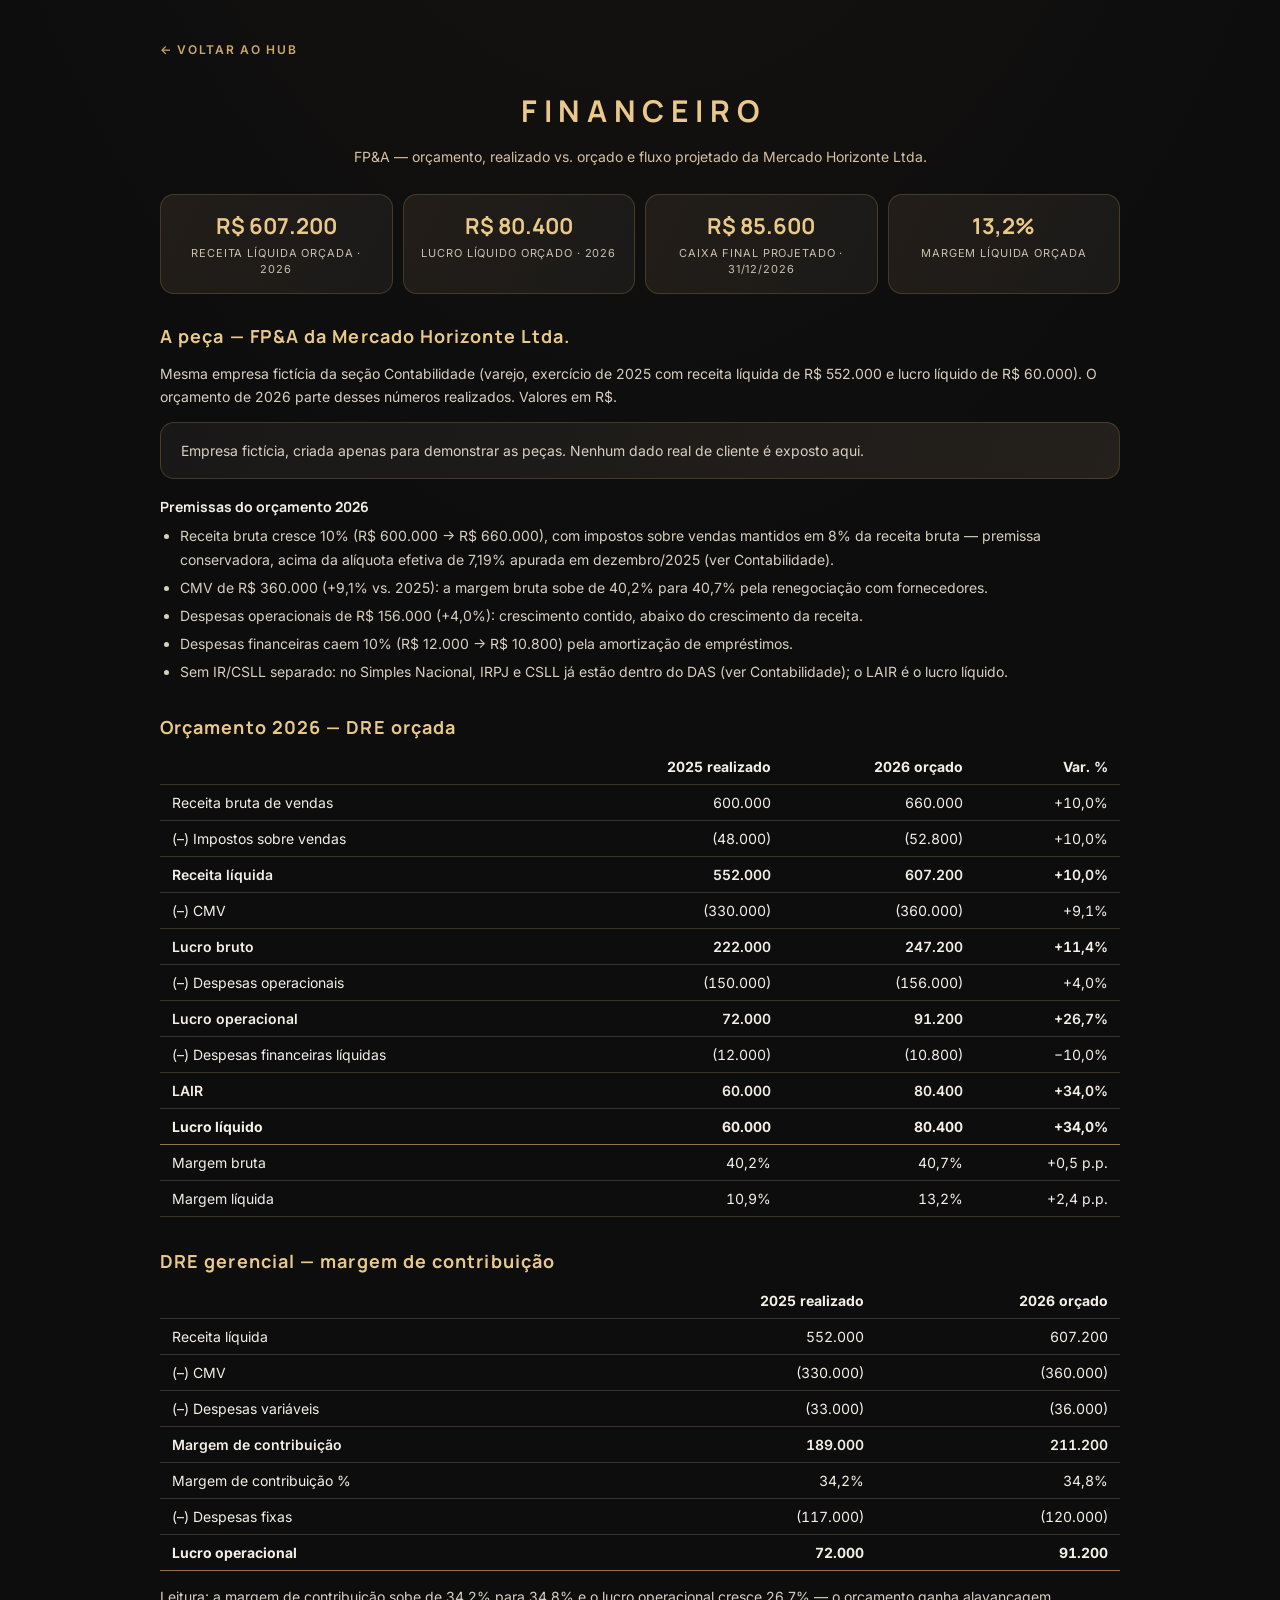
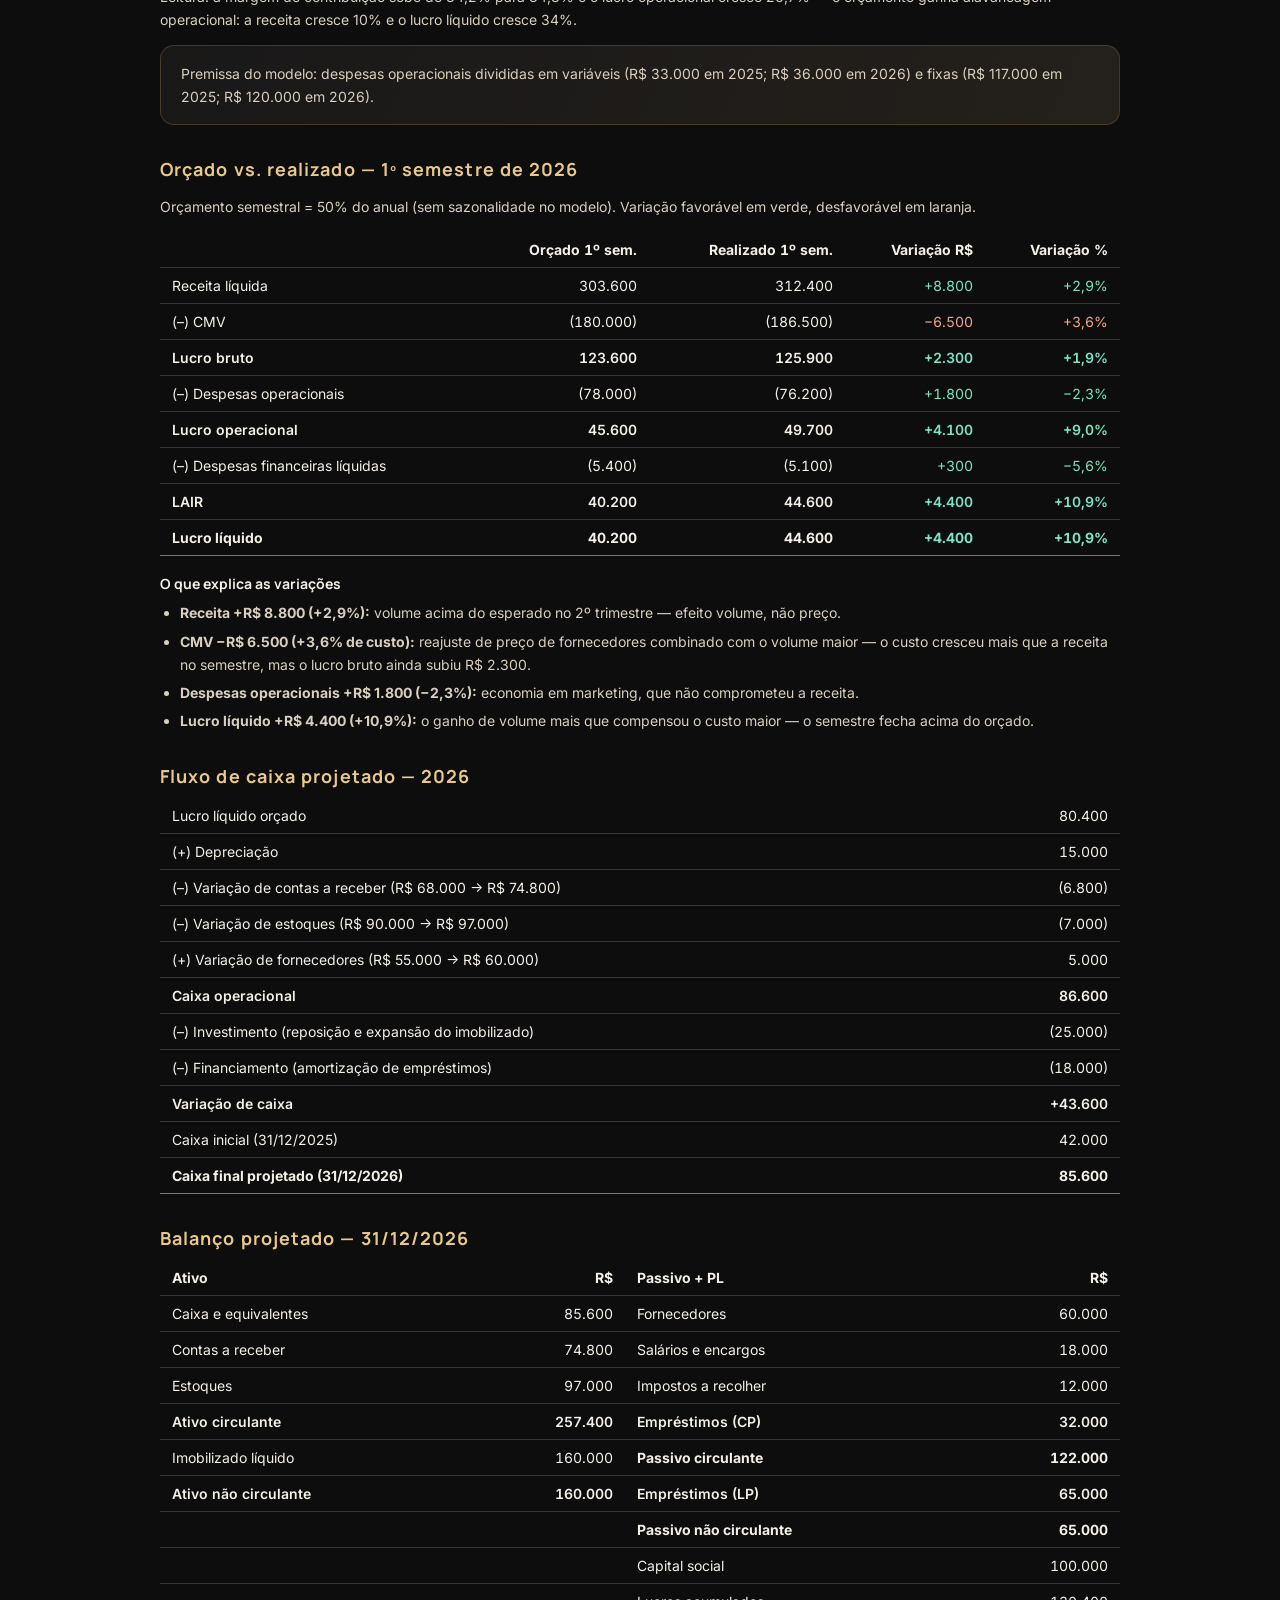
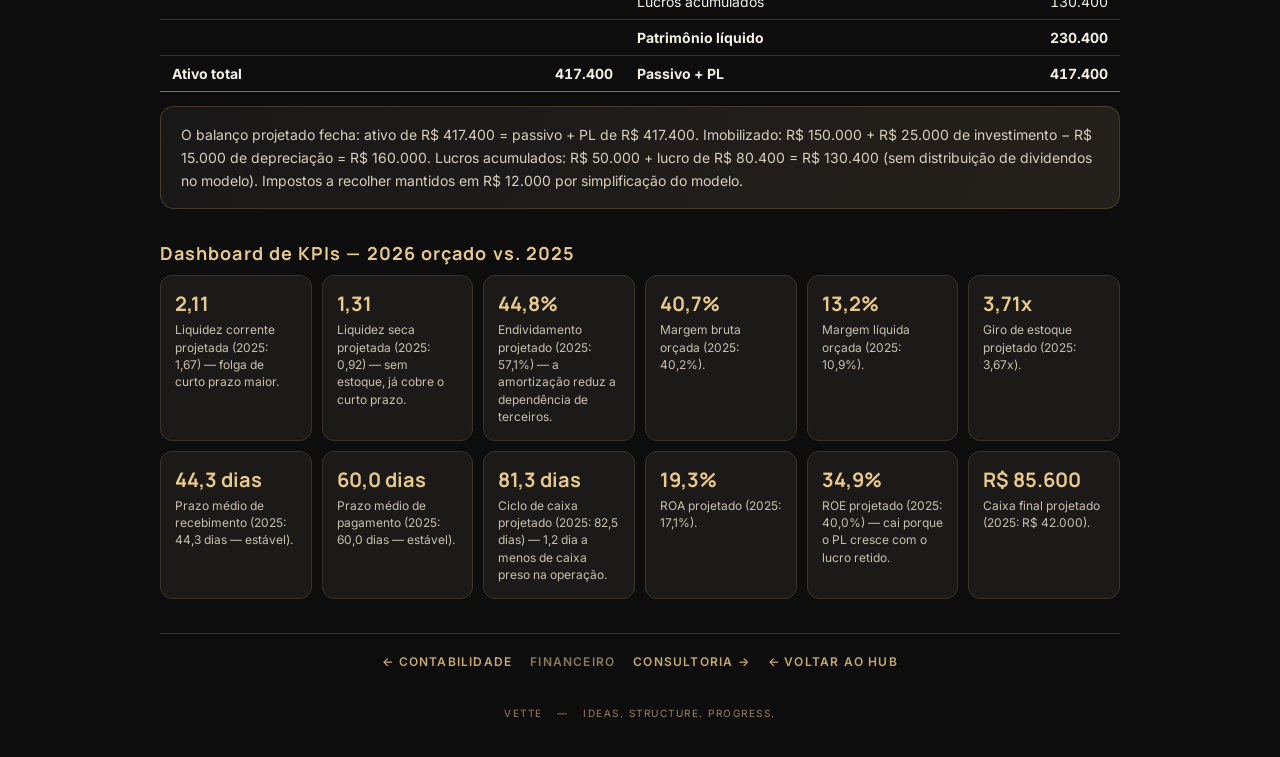
<file: portfolio/financeiro/index.html>
<!doctype html><html lang="pt-BR"><head><meta charset="utf-8"><meta name="viewport" content="width=device-width,initial-scale=1"><meta name="theme-color" content="#0d0d0e"><meta name="description" content="Portfólio Financeiro de Mateus Vette — FP&A da empresa fictícia Mercado Horizonte Ltda.: orçamento 2026, orçado vs. realizado, DRE gerencial, fluxo de caixa projetado e KPIs."><meta property="og:title" content="Financeiro — Portfólio | VETTE"><meta property="og:site_name" content="VETTE"><meta property="og:url" content="https://vetteco.github.io/vette-hub/portfolio/financeiro/"><meta property="og:description" content="Orçamento, DRE gerencial e fluxo de caixa projetado."><meta name="twitter:card" content="summary"><meta property="og:type" content="website"><link rel="icon" href="../../assets/vette.svg" type="image/svg+xml"><link rel="preconnect" href="https://fonts.googleapis.com"><link rel="preconnect" href="https://fonts.gstatic.com" crossorigin><link href="https://fonts.googleapis.com/css2?family=Manrope:wght@400;500;600;700&family=Inter:wght@400;500;600&display=swap" rel="stylesheet"><link rel="stylesheet" href="../../styles.css?v=2"><title>Financeiro — Portfólio | VETTE</title><style>.back{display:inline-block;margin:0 0 18px;color:#c9a86a;font:600 12px Inter,Arial,sans-serif;letter-spacing:.14em;text-transform:uppercase;text-decoration:none}.back:hover{color:#edc88a}.page-head{text-align:center;margin-bottom:26px}.page-head h1{font-size:30px}.page-head p{color:#d5c2a5;font-size:14px;margin:6px auto 0;max-width:640px;line-height:1.6}.hero{display:grid;grid-template-columns:repeat(auto-fit,minmax(140px,1fr));gap:10px;margin:0 0 30px}.hero .stat{border:1px solid #a485504b;border-radius:14px;padding:16px 14px;background:linear-gradient(115deg,#221d18,#1b1a19);text-align:center}.hero .stat strong{display:block;font:700 22px Manrope,Arial,sans-serif;color:var(--gold)}.hero .stat span{font-size:11px;color:#c9c0af;letter-spacing:.08em;text-transform:uppercase;display:block;margin-top:5px;line-height:1.4}section.block{margin:0 0 32px}section.block h2{font:700 18px Manrope,Arial,sans-serif;color:var(--gold);letter-spacing:.06em;margin:0 0 10px}section.block h3{font:700 14px Manrope,Arial,sans-serif;color:#f4f0e8;margin:18px 0 6px}section.block p,section.block li{color:#d8cfc0;font-size:14px;line-height:1.65}section.block ul{margin:8px 0 0;padding-left:20px}section.block li{margin:5px 0}table.stmt{width:100%;border-collapse:collapse;font-size:14px;margin:6px 0 4px}table.stmt th,table.stmt td{padding:9px 12px;border-bottom:1px solid #3a332a;text-align:left}table.stmt td.num,table.stmt th.num{text-align:right;font-variant-numeric:tabular-nums;white-space:nowrap}table.stmt tr.total td{font-weight:700;color:#f4f0e8;border-bottom:1px solid #8e7446}table.stmt tr.subtotal td{font-weight:600}.fav{color:#7be3c3}.unfav{color:#f0a58a}.note{border:1px solid #a485504b;border-radius:14px;padding:16px 20px;background:linear-gradient(115deg,#191818,#24201b);font-size:13px;color:#c7b8a1;line-height:1.6}.kpis{display:grid;grid-template-columns:repeat(auto-fit,minmax(150px,1fr));gap:10px;margin:10px 0}.kpi{border:1px solid #3a332a;border-radius:12px;padding:14px;background:#1b1a19}.kpi strong{display:block;font:700 20px Manrope,Arial,sans-serif;color:var(--gold)}.kpi span{font-size:12px;color:#c9c0af;line-height:1.45;display:block;margin-top:4px}.pagenav{display:flex;flex-wrap:wrap;gap:8px 18px;justify-content:center;margin:34px 0 6px;padding-top:20px;border-top:1px solid #3a332a}.pagenav a{color:#c9a86a;font:600 12px Inter,Arial,sans-serif;letter-spacing:.1em;text-transform:uppercase;text-decoration:none}.pagenav a:hover{color:#edc88a}.pagenav span{color:#8a7a5e;font:600 12px Inter,Arial,sans-serif;letter-spacing:.1em;text-transform:uppercase}@media(max-width:650px){.page-head h1{font-size:24px}.hero .stat strong{font-size:18px}table.stmt{font-size:12px}table.stmt th,table.stmt td{padding:7px 8px}}</style></head><body><main class="shell"><a class="back" href="../../">← Voltar ao hub</a><header class="page-head"><h1>FINANCEIRO</h1><p>FP&A — orçamento, realizado vs. orçado e fluxo projetado da Mercado Horizonte Ltda.</p></header><div class="hero"><div class="stat"><strong>R$ 607.200</strong><span>Receita líquida orçada · 2026</span></div><div class="stat"><strong>R$ 80.400</strong><span>Lucro líquido orçado · 2026</span></div><div class="stat"><strong>R$ 85.600</strong><span>Caixa final projetado · 31/12/2026</span></div><div class="stat"><strong>13,2%</strong><span>Margem líquida orçada</span></div></div><section class="block"><h2>A peça — FP&A da Mercado Horizonte Ltda.</h2><p>Mesma empresa fictícia da seção Contabilidade (varejo, exercício de 2025 com receita líquida de R$ 552.000 e lucro líquido de R$ 60.000). O orçamento de 2026 parte desses números realizados. Valores em R$.</p><p class="note">Empresa fictícia, criada apenas para demonstrar as peças. Nenhum dado real de cliente é exposto aqui.</p><h3>Premissas do orçamento 2026</h3><ul><li>Receita bruta cresce 10% (R$ 600.000 → R$ 660.000), com impostos sobre vendas mantidos em 8% da receita bruta — premissa conservadora, acima da alíquota efetiva de 7,19% apurada em dezembro/2025 (ver Contabilidade).</li><li>CMV de R$ 360.000 (+9,1% vs. 2025): a margem bruta sobe de 40,2% para 40,7% pela renegociação com fornecedores.</li><li>Despesas operacionais de R$ 156.000 (+4,0%): crescimento contido, abaixo do crescimento da receita.</li><li>Despesas financeiras caem 10% (R$ 12.000 → R$ 10.800) pela amortização de empréstimos.</li><li>Sem IR/CSLL separado: no Simples Nacional, IRPJ e CSLL já estão dentro do DAS (ver Contabilidade); o LAIR é o lucro líquido.</li></ul></section><section class="block"><h2>Orçamento 2026 — DRE orçada</h2><table class="stmt"><thead><tr><th></th><th class="num">2025 realizado</th><th class="num">2026 orçado</th><th class="num">Var. %</th></tr></thead><tbody><tr><td>Receita bruta de vendas</td><td class="num">600.000</td><td class="num">660.000</td><td class="num">+10,0%</td></tr><tr><td>(–) Impostos sobre vendas</td><td class="num">(48.000)</td><td class="num">(52.800)</td><td class="num">+10,0%</td></tr><tr class="subtotal"><td>Receita líquida</td><td class="num">552.000</td><td class="num">607.200</td><td class="num">+10,0%</td></tr><tr><td>(–) CMV</td><td class="num">(330.000)</td><td class="num">(360.000)</td><td class="num">+9,1%</td></tr><tr class="subtotal"><td>Lucro bruto</td><td class="num">222.000</td><td class="num">247.200</td><td class="num">+11,4%</td></tr><tr><td>(–) Despesas operacionais</td><td class="num">(150.000)</td><td class="num">(156.000)</td><td class="num">+4,0%</td></tr><tr class="subtotal"><td>Lucro operacional</td><td class="num">72.000</td><td class="num">91.200</td><td class="num">+26,7%</td></tr><tr><td>(–) Despesas financeiras líquidas</td><td class="num">(12.000)</td><td class="num">(10.800)</td><td class="num">−10,0%</td></tr><tr class="subtotal"><td>LAIR</td><td class="num">60.000</td><td class="num">80.400</td><td class="num">+34,0%</td></tr><tr class="total"><td>Lucro líquido</td><td class="num">60.000</td><td class="num">80.400</td><td class="num">+34,0%</td></tr><tr><td>Margem bruta</td><td class="num">40,2%</td><td class="num">40,7%</td><td class="num">+0,5 p.p.</td></tr><tr><td>Margem líquida</td><td class="num">10,9%</td><td class="num">13,2%</td><td class="num">+2,4 p.p.</td></tr></tbody></table></section><section class="block"><h2>DRE gerencial — margem de contribuição</h2><table class="stmt"><thead><tr><th></th><th class="num">2025 realizado</th><th class="num">2026 orçado</th></tr></thead><tbody><tr><td>Receita líquida</td><td class="num">552.000</td><td class="num">607.200</td></tr><tr><td>(–) CMV</td><td class="num">(330.000)</td><td class="num">(360.000)</td></tr><tr><td>(–) Despesas variáveis</td><td class="num">(33.000)</td><td class="num">(36.000)</td></tr><tr class="subtotal"><td>Margem de contribuição</td><td class="num">189.000</td><td class="num">211.200</td></tr><tr><td>Margem de contribuição %</td><td class="num">34,2%</td><td class="num">34,8%</td></tr><tr><td>(–) Despesas fixas</td><td class="num">(117.000)</td><td class="num">(120.000)</td></tr><tr class="total"><td>Lucro operacional</td><td class="num">72.000</td><td class="num">91.200</td></tr></tbody></table><p>Leitura: a margem de contribuição sobe de 34,2% para 34,8% e o lucro operacional cresce 26,7% — o orçamento ganha alavancagem operacional: a receita cresce 10% e o lucro líquido cresce 34%.</p><p class="note">Premissa do modelo: despesas operacionais divididas em variáveis (R$ 33.000 em 2025; R$ 36.000 em 2026) e fixas (R$ 117.000 em 2025; R$ 120.000 em 2026).</p></section><section class="block"><h2>Orçado vs. realizado — 1º semestre de 2026</h2><p>Orçamento semestral = 50% do anual (sem sazonalidade no modelo). Variação favorável em verde, desfavorável em laranja.</p><table class="stmt"><thead><tr><th></th><th class="num">Orçado 1º sem.</th><th class="num">Realizado 1º sem.</th><th class="num">Variação R$</th><th class="num">Variação %</th></tr></thead><tbody><tr><td>Receita líquida</td><td class="num">303.600</td><td class="num">312.400</td><td class="num"><span class="fav">+8.800</span></td><td class="num"><span class="fav">+2,9%</span></td></tr><tr><td>(–) CMV</td><td class="num">(180.000)</td><td class="num">(186.500)</td><td class="num"><span class="unfav">−6.500</span></td><td class="num"><span class="unfav">+3,6%</span></td></tr><tr class="subtotal"><td>Lucro bruto</td><td class="num">123.600</td><td class="num">125.900</td><td class="num"><span class="fav">+2.300</span></td><td class="num"><span class="fav">+1,9%</span></td></tr><tr><td>(–) Despesas operacionais</td><td class="num">(78.000)</td><td class="num">(76.200)</td><td class="num"><span class="fav">+1.800</span></td><td class="num"><span class="fav">−2,3%</span></td></tr><tr class="subtotal"><td>Lucro operacional</td><td class="num">45.600</td><td class="num">49.700</td><td class="num"><span class="fav">+4.100</span></td><td class="num"><span class="fav">+9,0%</span></td></tr><tr><td>(–) Despesas financeiras líquidas</td><td class="num">(5.400)</td><td class="num">(5.100)</td><td class="num"><span class="fav">+300</span></td><td class="num"><span class="fav">−5,6%</span></td></tr><tr class="subtotal"><td>LAIR</td><td class="num">40.200</td><td class="num">44.600</td><td class="num"><span class="fav">+4.400</span></td><td class="num"><span class="fav">+10,9%</span></td></tr><tr class="total"><td>Lucro líquido</td><td class="num">40.200</td><td class="num">44.600</td><td class="num"><span class="fav">+4.400</span></td><td class="num"><span class="fav">+10,9%</span></td></tr></tbody></table><h3>O que explica as variações</h3><ul><li><strong>Receita +R$ 8.800 (+2,9%):</strong> volume acima do esperado no 2º trimestre — efeito volume, não preço.</li><li><strong>CMV −R$ 6.500 (+3,6% de custo):</strong> reajuste de preço de fornecedores combinado com o volume maior — o custo cresceu mais que a receita no semestre, mas o lucro bruto ainda subiu R$ 2.300.</li><li><strong>Despesas operacionais +R$ 1.800 (−2,3%):</strong> economia em marketing, que não comprometeu a receita.</li><li><strong>Lucro líquido +R$ 4.400 (+10,9%):</strong> o ganho de volume mais que compensou o custo maior — o semestre fecha acima do orçado.</li></ul></section><section class="block"><h2>Fluxo de caixa projetado — 2026</h2><table class="stmt"><tbody><tr><td>Lucro líquido orçado</td><td class="num">80.400</td></tr><tr><td>(+) Depreciação</td><td class="num">15.000</td></tr><tr><td>(–) Variação de contas a receber (R$ 68.000 → R$ 74.800)</td><td class="num">(6.800)</td></tr><tr><td>(–) Variação de estoques (R$ 90.000 → R$ 97.000)</td><td class="num">(7.000)</td></tr><tr><td>(+) Variação de fornecedores (R$ 55.000 → R$ 60.000)</td><td class="num">5.000</td></tr><tr class="subtotal"><td>Caixa operacional</td><td class="num">86.600</td></tr><tr><td>(–) Investimento (reposição e expansão do imobilizado)</td><td class="num">(25.000)</td></tr><tr><td>(–) Financiamento (amortização de empréstimos)</td><td class="num">(18.000)</td></tr><tr class="subtotal"><td>Variação de caixa</td><td class="num">+43.600</td></tr><tr><td>Caixa inicial (31/12/2025)</td><td class="num">42.000</td></tr><tr class="total"><td>Caixa final projetado (31/12/2026)</td><td class="num">85.600</td></tr></tbody></table></section><section class="block"><h2>Balanço projetado — 31/12/2026</h2><table class="stmt"><thead><tr><th>Ativo</th><th class="num">R$</th><th>Passivo + PL</th><th class="num">R$</th></tr></thead><tbody><tr><td>Caixa e equivalentes</td><td class="num">85.600</td><td>Fornecedores</td><td class="num">60.000</td></tr><tr><td>Contas a receber</td><td class="num">74.800</td><td>Salários e encargos</td><td class="num">18.000</td></tr><tr><td>Estoques</td><td class="num">97.000</td><td>Impostos a recolher</td><td class="num">12.000</td></tr><tr class="subtotal"><td>Ativo circulante</td><td class="num">257.400</td><td>Empréstimos (CP)</td><td class="num">32.000</td></tr><tr><td>Imobilizado líquido</td><td class="num">160.000</td><td><strong>Passivo circulante</strong></td><td class="num"><strong>122.000</strong></td></tr><tr class="subtotal"><td>Ativo não circulante</td><td class="num">160.000</td><td>Empréstimos (LP)</td><td class="num">65.000</td></tr><tr><td></td><td class="num"></td><td><strong>Passivo não circulante</strong></td><td class="num"><strong>65.000</strong></td></tr><tr><td></td><td class="num"></td><td>Capital social</td><td class="num">100.000</td></tr><tr><td></td><td class="num"></td><td>Lucros acumulados</td><td class="num">130.400</td></tr><tr><td></td><td class="num"></td><td><strong>Patrimônio líquido</strong></td><td class="num"><strong>230.400</strong></td></tr><tr class="total"><td>Ativo total</td><td class="num">417.400</td><td>Passivo + PL</td><td class="num">417.400</td></tr></tbody></table><p class="note">O balanço projetado fecha: ativo de R$ 417.400 = passivo + PL de R$ 417.400. Imobilizado: R$ 150.000 + R$ 25.000 de investimento − R$ 15.000 de depreciação = R$ 160.000. Lucros acumulados: R$ 50.000 + lucro de R$ 80.400 = R$ 130.400 (sem distribuição de dividendos no modelo). Impostos a recolher mantidos em R$ 12.000 por simplificação do modelo.</p></section><section class="block"><h2>Dashboard de KPIs — 2026 orçado vs. 2025</h2><div class="kpis"><div class="kpi"><strong>2,11</strong><span>Liquidez corrente projetada (2025: 1,67) — folga de curto prazo maior.</span></div><div class="kpi"><strong>1,31</strong><span>Liquidez seca projetada (2025: 0,92) — sem estoque, já cobre o curto prazo.</span></div><div class="kpi"><strong>44,8%</strong><span>Endividamento projetado (2025: 57,1%) — a amortização reduz a dependência de terceiros.</span></div><div class="kpi"><strong>40,7%</strong><span>Margem bruta orçada (2025: 40,2%).</span></div><div class="kpi"><strong>13,2%</strong><span>Margem líquida orçada (2025: 10,9%).</span></div><div class="kpi"><strong>3,71x</strong><span>Giro de estoque projetado (2025: 3,67x).</span></div><div class="kpi"><strong>44,3 dias</strong><span>Prazo médio de recebimento (2025: 44,3 dias — estável).</span></div><div class="kpi"><strong>60,0 dias</strong><span>Prazo médio de pagamento (2025: 60,0 dias — estável).</span></div><div class="kpi"><strong>81,3 dias</strong><span>Ciclo de caixa projetado (2025: 82,5 dias) — 1,2 dia a menos de caixa preso na operação.</span></div><div class="kpi"><strong>19,3%</strong><span>ROA projetado (2025: 17,1%).</span></div><div class="kpi"><strong>34,9%</strong><span>ROE projetado (2025: 40,0%) — cai porque o PL cresce com o lucro retido.</span></div><div class="kpi"><strong>R$ 85.600</strong><span>Caixa final projetado (2025: R$ 42.000).</span></div></div></section><nav class="pagenav" aria-label="Seções do portfólio"><a href="../contabilidade/">← Contabilidade</a><span>Financeiro</span><a href="../consultoria/">Consultoria →</a><a href="../../">← Voltar ao hub</a></nav><footer>VETTE <span>—</span> Ideas. Structure. Progress.</footer></main></body></html>
</file>
<file: styles.css>
:root{--bg:#0d0d0e;--gold:#e9c98a;--green:#08b88a;--blue:#388dff}*{box-sizing:border-box}body{margin:0;min-height:100vh;background:radial-gradient(ellipse 60% 35% at 50% -20%,#47331c40,transparent),var(--bg);color:#f4f0e8;font-family:Inter,Arial,sans-serif}.shell{max-width:960px;width:calc(100% - 32px);margin:auto;padding:38px 0}.identity{text-align:center}.identity img{display:block;margin:auto;width:96px;height:96px;filter:drop-shadow(0 0 13px #b68a4a33)}h1{font:700 38px Manrope,Arial,sans-serif;letter-spacing:.22em;color:var(--gold);padding-left:.22em;margin:15px 0}.identity p{color:#d5c2a5;font-size:14px}.links{display:grid;gap:14px;margin-top:38px}.card{--accent:var(--gold);display:flex;align-items:center;position:relative;isolation:isolate;gap:23px;overflow:hidden;min-height:106px;border:1px solid color-mix(in srgb,var(--accent) 74%,transparent);border-radius:18px;background:linear-gradient(105deg,#28221e,#1b1a19 56%,#24211d);padding:20px 30px;text-decoration:none;color:inherit;box-shadow:0 0 22px color-mix(in srgb,var(--accent) 9%,transparent);transition:transform .25s,box-shadow .25s}.green{--accent:var(--green);background:linear-gradient(115deg,#0a211a,#052a22 65%,#031710)}.blue{--accent:var(--blue);background:linear-gradient(115deg,#0b152a,#0c213d 65%,#081322)}a.card:hover{transform:translateY(-3px);box-shadow:0 0 26px color-mix(in srgb,var(--accent) 28%,transparent)}a.card:focus-visible{outline:3px solid var(--accent);outline-offset:3px}.icon{display:grid;place-items:center;flex:0 0 38px;font-size:27px;font-weight:700;color:var(--accent)}.copy{z-index:2;display:flex;flex-direction:column;gap:7px}.copy strong{font:700 19px Manrope,Arial,sans-serif}.copy small{color:#c9c0af;font-size:13px;line-height:1.4}.green .copy small{color:#b6cfc5}.blue .copy small{color:#bacce8}.arrow{margin-left:auto;color:var(--accent);font-size:26px}.gem{position:absolute;right:90px;top:50%;width:100px;height:100px;object-fit:contain;transform:translateY(-50%);filter:drop-shadow(0 0 15px color-mix(in srgb,var(--accent) 47%,transparent));animation:float 6s ease-in-out infinite;pointer-events:none}.soon{margin-left:auto;color:#b9d3ff;border:1px solid #4076b1;padding:7px 9px;border-radius:5px;font-size:9px;font-weight:700;letter-spacing:.12em}footer{text-align:center;color:#9c805c;font-size:10px;letter-spacing:.15em;text-transform:uppercase;margin-top:38px}footer span{padding:0 10px}@keyframes float{50%{transform:translateY(-56%)}}@media(max-width:650px){.shell{padding:28px 0}.identity img{width:76px;height:76px}.identity h1{font-size:30px}.identity p{font-size:12px}.links{gap:12px;margin-top:30px}.card{gap:14px;min-height:92px;padding:15px;border-radius:14px}.icon{flex-basis:28px;font-size:23px}.copy strong{font-size:16px}.copy small{font-size:11px}.gem{right:37px;width:75px;height:75px;opacity:.48}.soon{font-size:8px;padding:5px}.arrow{font-size:22px}}@media(max-width:380px){.gem{opacity:.26}.card{gap:9px;padding:12px}.copy small{font-size:10px}}@media(prefers-reduced-motion:reduce){*,*::before,*::after{animation:none!important;transition:none!important}}
/* VETTE v1.1 — identidade e joias */
.identity p{font-family:Manrope,Inter,Arial,sans-serif;font-size:clamp(12px,1.9vw,16px);font-weight:500;letter-spacing:.19em;text-transform:uppercase;line-height:1.55;max-width:720px;margin:0 auto 3px;color:#d9b477}
.brand-letter{font-family:'Cormorant Garamond',Georgia,serif;font-size:38px;font-weight:600;line-height:1;letter-spacing:-.08em;color:var(--accent);text-shadow:0 0 13px color-mix(in srgb,var(--accent) 55%,transparent)}
.green .brand-letter{color:#21d6a0}.blue .brand-letter{color:#509aff}
.green .gem{filter:drop-shadow(0 3px 8px rgba(8,184,138,.20));image-rendering:auto}
@media(max-width:650px){.identity p{font-size:11px;letter-spacing:.095em;max-width:330px}.brand-letter{font-size:33px}}

/* v1.2 — organização de links e contato embutido */
.contact-disclosure{display:block;min-width:0}
.contact-disclosure summary{cursor:pointer;list-style:none;user-select:none}
.contact-disclosure summary::-webkit-details-marker{display:none}
.contact-disclosure summary:hover{transform:translateY(-3px);box-shadow:0 0 26px color-mix(in srgb,var(--gold) 23%,transparent)}
.contact-disclosure summary:focus-visible{outline:3px solid var(--gold);outline-offset:3px}
.contact-disclosure .chevron{display:inline-block;transition:transform .22s ease}
.contact-disclosure[open] .chevron{transform:rotate(180deg)}
.contact-disclosure .contact-panel{margin:9px 0 3px;border:1px solid #a485504b;border-radius:15px;padding:21px 25px;background:linear-gradient(115deg,#191818,#24201b)}
.contact-heading{margin:0 0 6px;color:#f4f0e8;font:700 16px Manrope,Arial,sans-serif}
.contact-description{margin:0 0 17px;color:#c7b8a1;font-size:13px;line-height:1.55}
.contact-row{display:flex;flex-wrap:wrap;align-items:center;gap:10px}
.contact-email{color:#f2e2c8;font-size:15px;overflow-wrap:anywhere;user-select:all}
.copy-button{cursor:pointer;background:#c7a671;color:#17140f;padding:11px 15px;min-height:40px;border:0;border-radius:9px;font:700 12px Inter,Arial,sans-serif;transition:background .2s,transform .2s}
.copy-button:hover{background:#edc88a;transform:translateY(-1px)}
.copy-button:focus-visible{outline:3px solid #f7d29d;outline-offset:3px}
.copy-feedback{color:#cbb58e;min-height:16px;font-size:11px;margin:9px 0}
.email-optional{font-size:11px;color:#bc9a66;text-underline-offset:4px}
.group-separator{display:flex;align-items:center;gap:15px;margin:18px 2px 4px;color:#9f8564;font:600 10px Manrope,Arial,sans-serif;letter-spacing:.25em}
.group-separator::after{content:"";height:1px;flex:1;background:linear-gradient(90deg,#8e744658,transparent)}
@media(max-width:650px){.contact-disclosure .contact-panel{padding:17px}.contact-row{align-items:stretch}.contact-email{font-size:13px}.copy-button{width:100%}.group-separator{margin-top:15px;font-size:9px}}
@media(prefers-reduced-motion:reduce){.contact-disclosure .chevron{transition:none}}

/* v1.3 — joia PULSE (imagem real do brand kit, formato largo 2:1) */
.blue .gem{width:auto;height:100px;right:90px;filter:drop-shadow(0 3px 10px rgba(56,141,255,.35))}
.blue .soon{position:absolute;top:14px;right:30px;background:#0c213d;z-index:3}
@media(max-width:650px){.blue .gem{width:75px;height:auto;right:37px;opacity:.85}.blue .soon{top:10px;right:15px}}
@media(max-width:380px){.blue .gem{width:60px;right:37px;opacity:.6}}
</file>
<file: noruz/styles.css>
/* NORUZ — Sistema visual v1.0. Única adaptação: superfícies escuras herdadas da VETTE 360°. */
:root {
  color-scheme: dark;
  --brand-primary: #08B88A;
  --brand-action: #086B53;
  --brand-deep: #062F28;
  --brand-light: #75E6C3;
  --surface-page: #0B100E;
  --surface-card: #10241D;
  --surface-raised: #143128;
  --text-main: #F4F8F6;
  --text-muted: #C2D5CA;
  --border: #35564B;
}
* { box-sizing: border-box; }
html { scroll-behavior: smooth; }
body {
  margin: 0;
  min-height: 100vh;
  background: var(--surface-page);
  color: var(--text-main);
  font-family: Inter, Arial, sans-serif;
}
a { color: inherit; }
.page-wrap { width: min(100% - 48px, 1040px); margin-inline: auto; }
.navigation { padding: 32px 0 24px; }
.back-link {
  display: inline-flex;
  align-items: center;
  min-height: 44px;
  gap: 12px;
  color: var(--text-muted);
  text-decoration: none;
  font-size: 13px;
  font-weight: 600;
  transition: color .18s;
}
.back-link:hover { color: var(--brand-light); }
.back-link span { font-size: 22px; font-weight: 400; }
.hero {
  display: grid;
  grid-template-columns: minmax(0, 1.1fr) minmax(0, .9fr);
  position: relative;
  align-items: center;
  min-height: 480px;
  overflow: hidden;
  border: 1px solid var(--border);
  border-radius: 12px;
  background: var(--brand-deep);
}
.hero-copy { position: relative; z-index: 2; padding: 48px 0 48px 48px; }
.brand-identification { display: flex; align-items: center; gap: 16px; }
.brand-identification img { width: 50px; height: 50px; object-fit: contain; flex: none; }
.brand-identification span { max-width: 200px; color: var(--brand-light); font: 700 11px/1.5 Manrope, Arial, sans-serif; letter-spacing: .11em; }
h1 {
  margin: 24px 0 16px;
  color: var(--text-main);
  font: 700 clamp(56px, 7vw, 72px)/1.1 Manrope, Arial, sans-serif;
  letter-spacing: -.055em;
}
.statement { margin: 0; font: 600 clamp(23px, 2.8vw, 29px)/1.35 Manrope, Arial, sans-serif; letter-spacing: -.027em; }
.statement span { color: var(--brand-light); }
.description { max-width: 440px; margin: 24px 0 32px; color: var(--text-muted); font: 400 16px/1.7 Inter, Arial, sans-serif; }
.primary-action {
  display: inline-flex;
  justify-content: space-between;
  align-items: center;
  gap: 32px;
  min-height: 48px;
  padding: 12px 20px;
  background: var(--brand-action);
  border: 1px solid var(--brand-action);
  border-radius: 8px;
  color: #fff;
  text-decoration: none;
  font: 700 13px Manrope, Arial, sans-serif;
  transition: background-color .18s, border-color .18s;
}
.primary-action:hover { background-color: #0B8062; border-color: var(--brand-primary); }
.primary-action span { font-size: 20px; line-height: 1; font-weight: 400; }
.gem-stage {
  position: relative;
  display: grid;
  place-items: center;
  align-self: stretch;
  min-height: 480px;
  overflow: hidden;
}
.gem-ambience {
  position: absolute;
  width: min(82%, 360px);
  aspect-ratio: 1;
  border-radius: 50%;
  background: radial-gradient(circle, rgba(8, 184, 138, .13), transparent 68%);
  filter: blur(24px);
  pointer-events: none;
}
.brand-gem {
  position: relative;
  z-index: 1;
  display: block;
  width: min(85%, 360px);
  height: auto;
  object-fit: contain;
  filter: drop-shadow(0 12px 16px rgba(0, 0, 0, .22));
  animation: gem-float 8s ease-in-out infinite;
}
.gem-stage.paused .brand-gem { animation-play-state: paused; }
.motion-button {
  position: absolute;
  z-index: 2;
  bottom: 16px;
  right: 16px;
  min-height: 44px;
  padding: 10px 12px;
  color: var(--text-muted);
  background: rgba(6,47,40,.9);
  border: 1px solid var(--border);
  border-radius: 8px;
  font: 500 11px Inter, Arial, sans-serif;
  cursor: pointer;
}
.motion-button:hover { color: #fff; border-color: var(--brand-primary); }
.routes { margin-top: 48px; }
.section-header { margin-bottom: 24px; }
.section-kicker { margin: 0 0 8px; color: var(--brand-light); font: 700 11px Manrope, Arial, sans-serif; letter-spacing: .1em; }
.section-header h2 { margin: 0; font: 700 clamp(24px, 3.5vw, 30px)/1.25 Manrope, Arial, sans-serif; }
.route-list { display: grid; gap: 12px; }
.route-card {
  display: flex;
  align-items: center;
  min-height: 88px;
  gap: 20px;
  padding: 20px 24px;
  background: var(--surface-card);
  border: 1px solid var(--border);
  border-radius: 12px;
  text-decoration: none;
  transition: background-color .18s, border-color .18s;
}
.route-card:hover { background-color: var(--surface-raised); border-color: var(--brand-primary); }
.route-index {
  flex: 0 0 32px;
  color: var(--brand-light);
  font: 600 12px Manrope, Arial, sans-serif;
  font-variant-numeric: tabular-nums;
}
.route-copy { flex: 1; min-width: 0; display: flex; flex-direction: column; gap: 5px; }
.route-copy strong { font: 700 15px Manrope, Arial, sans-serif; }
.route-copy small { color: var(--text-muted); font: 400 13px/1.5 Inter, Arial, sans-serif; }
.route-arrow { color: var(--brand-light); font-size: 23px; line-height: 1; }
.route-card-contact { background: var(--brand-deep); }
.route-card-contact:hover { background: var(--brand-action); }
.footer {
  display: flex;
  align-items: center;
  justify-content: space-between;
  flex-wrap: wrap;
  gap: 16px;
  margin: 48px 0 24px;
  padding-top: 24px;
  border-top: 1px solid var(--border);
  color: #99B5A6;
  font: 400 11px Inter, Arial, sans-serif;
}
.footer-separator { margin-inline: 7px; color: #688779; }
.footer a { color: var(--text-muted); text-decoration: none; }
.footer a:hover { color: var(--brand-light); }
a:focus-visible, button:focus-visible { outline: 3px solid var(--brand-light); outline-offset: 3px; }
@keyframes gem-float { 50% { transform: translateY(-9px); } }
@media (max-width: 768px) {
  .page-wrap { width: calc(100% - 32px); }
  .hero { grid-template-columns: 1fr; }
  .hero-copy { padding: 32px 24px 0; }
  .hero h1 { font-size: clamp(32px, 9vw, 40px); }
  .description { font-size: 16px; margin: 20px 0 24px; }
  .gem-stage { min-height: 280px; }
  .brand-gem { width: min(65%, 245px); }
  .gem-ambience { width: 250px; }
  .routes { margin-top: 32px; }
}
@media (max-width: 400px) {
  .hero-copy { padding: 24px 16px 0; }
  .brand-identification span { font-size: 10px; }
  .brand-identification img { width: 44px; height: 44px; }
  .gem-stage { min-height: 245px; }
  .route-card { padding: 16px; gap: 12px; }
  .route-copy small { font-size: 12px; }
  .footer { gap: 12px; }
}
@media (prefers-reduced-motion: reduce) {
  html { scroll-behavior: auto; }
  *, *::before, *::after { animation: none !important; transition: none !important; }
  .motion-button { display: none; }
}
</file>
